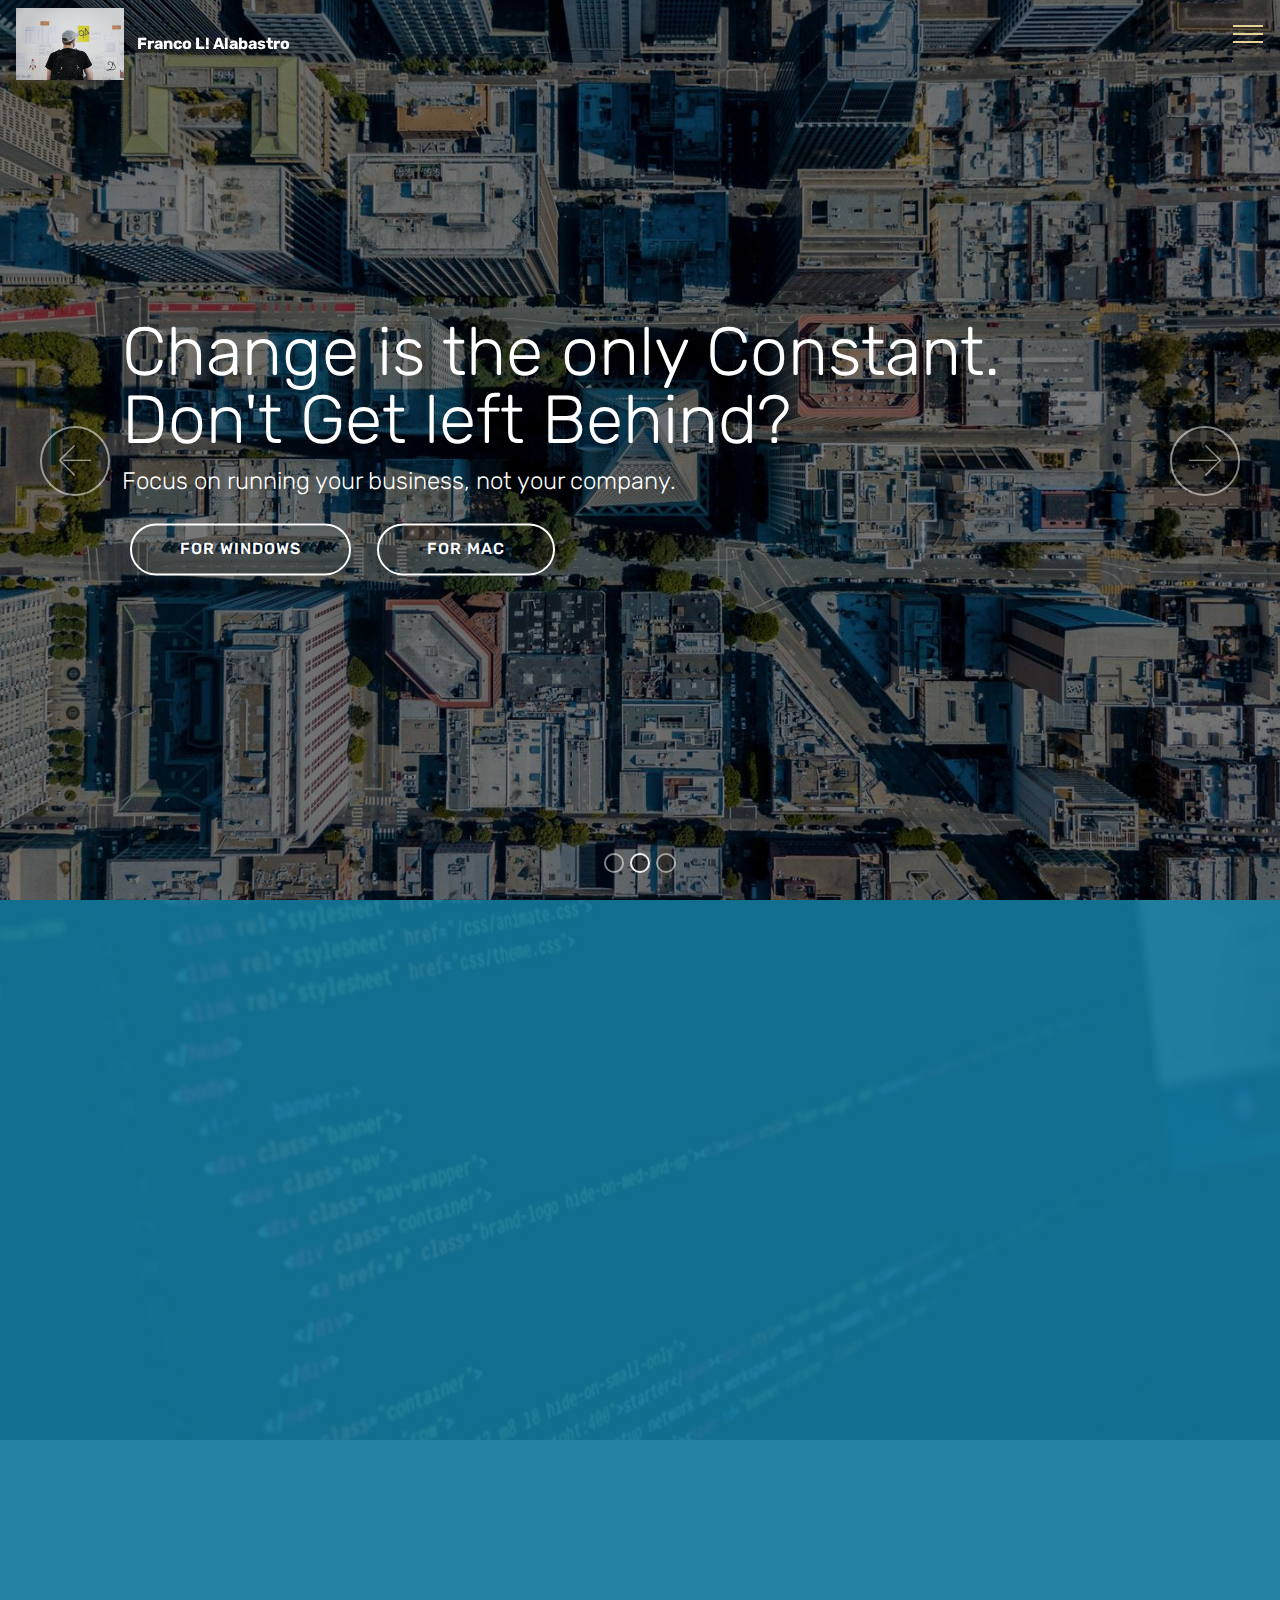
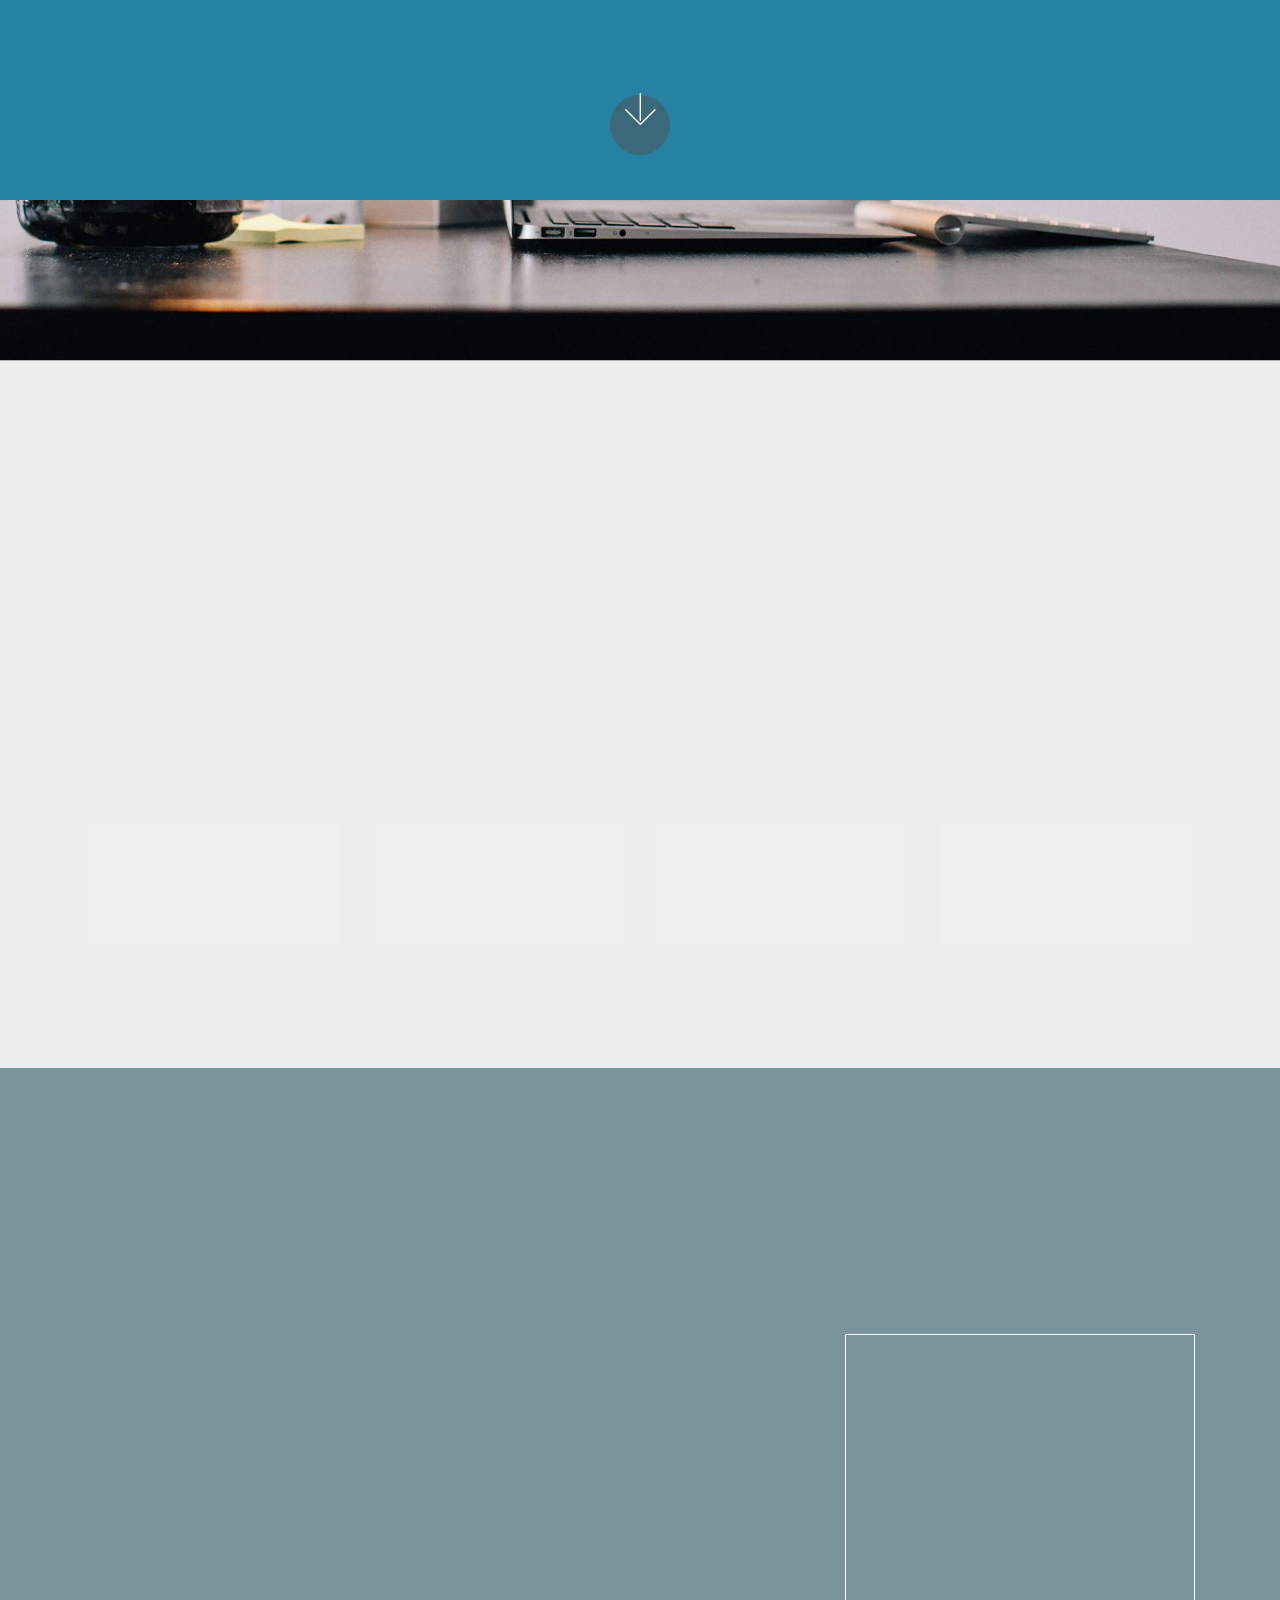
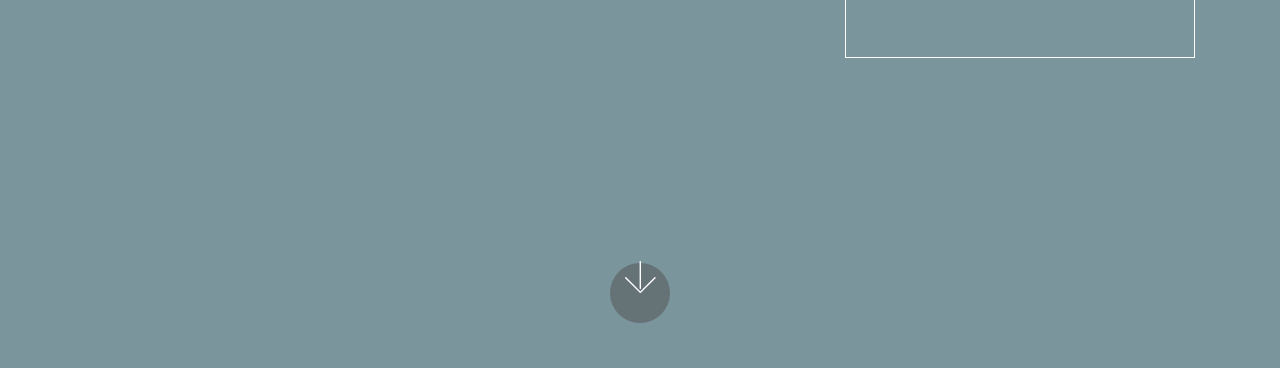
<file: index.html>
<!DOCTYPE html>
<html>
<head>
  <!-- Site made with Mobirise Website Builder v4.3.0, https://mobirise.com -->
  <meta charset="UTF-8">
  <meta http-equiv="X-UA-Compatible" content="IE=edge">
  <meta name="generator" content="Mobirise v4.3.0, mobirise.com">
  <meta name="viewport" content="width=device-width, initial-scale=1">
  <link rel="shortcut icon" href="assets/images/mbr-2-1620x1080.jpg" type="image/x-icon">
  <meta name="description" content="">
  <title>Home</title>
  <link rel="stylesheet" href="assets/web/assets/mobirise-icons/mobirise-icons.css">
  <link rel="stylesheet" href="assets/tether/tether.min.css">
  <link rel="stylesheet" href="assets/bootstrap/css/bootstrap.min.css">
  <link rel="stylesheet" href="assets/bootstrap/css/bootstrap-grid.min.css">
  <link rel="stylesheet" href="assets/bootstrap/css/bootstrap-reboot.min.css">
  <link rel="stylesheet" href="assets/dropdown/css/style.css">
  <link rel="stylesheet" href="assets/animate.css/animate.min.css">
  <link rel="stylesheet" href="assets/socicon/css/styles.css">
  <link rel="stylesheet" href="assets/theme/css/style.css">
  <link rel="stylesheet" href="assets/mobirise/css/mbr-additional.css" type="text/css">
  
  
  
</head>
<body>
<section class="menu cid-qw12TtZ64j" once="menu" id="menu1-7" data-rv-view="218">

    

    <nav class="navbar navbar-expand beta-menu navbar-dropdown align-items-center navbar-fixed-top collapsed bg-color transparent">
        <button class="navbar-toggler navbar-toggler-right" type="button" data-toggle="collapse" data-target="#navbarSupportedContent" aria-controls="navbarSupportedContent" aria-expanded="false" aria-label="Toggle navigation">
            <div class="hamburger">
                <span></span>
                <span></span>
                <span></span>
                <span></span>
            </div>
        </button>
        <div class="menu-logo">
            <div class="navbar-brand">
                <span class="navbar-logo">
                    <a href="https://mobirise.com">
                         <img src="assets/images/mbr-2-1620x1080.jpg" alt="Mobirise" title="" media-simple="true" style="height: 4.5rem;">
                    </a>
                </span>
                <span class="navbar-caption-wrap"><a class="navbar-caption text-white display-4" href="http://www.devopsfranco.com">Franco L! Alabastro</a></span>
            </div>
        </div>
        <div class="collapse navbar-collapse" id="navbarSupportedContent">
            <ul class="navbar-nav nav-dropdown" data-app-modern-menu="true"><li class="nav-item">
                    <a class="nav-link link text-white display-4" href="#top">
                        <span class="mbri-home mbr-iconfont mbr-iconfont-btn"></span>
                        Home &nbsp; &nbsp; &nbsp; &nbsp; &nbsp; &nbsp; &nbsp; &nbsp; &nbsp; &nbsp;&nbsp;</a>
                </li><li class="nav-item">
                    <a class="nav-link link text-white display-4" href="index.html#features16-c">
                        <span class="mbri-search mbr-iconfont mbr-iconfont-btn"></span>
                        About Us
                    </a>
                </li></ul>
            <div class="navbar-buttons mbr-section-btn"><a class="btn btn-sm btn-primary display-4" href="page1.html#pricing-tables1-6">
                    <span class="mbri-save mbr-iconfont mbr-iconfont-btn "></span>
                    Try It Now!
                </a></div>
        </div>
    </nav>
</section>

<section class="engine"><a href="https://mobirise.co/m">bootstrap table</a></section><section class="carousel slide cid-qw0WYhN71l" data-interval="false" id="slider1-2" data-rv-view="220">

    

    <div class="full-screen"><div class="mbr-slider slide carousel" data-pause="true" data-keyboard="false" data-ride="carousel" data-interval="4000"><ol class="carousel-indicators"><li data-app-prevent-settings="" data-target="#slider1-2" data-slide-to="0"></li><li data-app-prevent-settings="" data-target="#slider1-2" class=" active" data-slide-to="1"></li><li data-app-prevent-settings="" data-target="#slider1-2" data-slide-to="2"></li></ol><div class="carousel-inner" role="listbox"><div class="carousel-item slider-fullscreen-image" data-bg-video-slide="https://www.youtube.com/watch?v=fwkKc6M60-0"><div class="mbr-overlay"></div><div class="container container-slide"><div class="image_wrapper"><img src="assets/images/1.jpg" style="opacity: 0;"><div class="carousel-caption justify-content-center"><div class="col-10 align-center"><h2 class="mbr-fonts-style display-1">Innovation <em>without </em>risk.<br>Ask us how.</h2><p class="lead mbr-text mbr-fonts-style display-5">Deliver Value without comprimise. Our experts walk you through the entire process from pain point to success story.</p><div class="mbr-section-btn" buttons="0"><a class="btn  btn-success display-4" href="index.html#header12-a">Learn How</a> </div></div></div></div></div></div><div class="carousel-item slider-fullscreen-image active" data-bg-video-slide="false" style="background-image: url(assets/images/mbr-1441x1080.jpg);"><div class="container container-slide"><div class="image_wrapper"><div class="mbr-overlay" style="opacity: 0.5;"></div><img src="assets/images/mbr-1441x1080.jpg"><div class="carousel-caption justify-content-center"><div class="col-10 align-left"><h2 class="mbr-fonts-style display-1">Change is the only Constant.<br>Don't Get left Behind?</h2><p class="lead mbr-text mbr-fonts-style display-5">Focus on running your business, not your company.&nbsp;</p><div class="mbr-section-btn" buttons="0"><a class="btn  display-4 btn-white-outline" href="https://mobirise.com">FOR WINDOWS</a> <a class="btn  btn-white-outline display-4" href="https://mobirise.com">FOR MAC</a></div></div></div></div></div></div><div class="carousel-item slider-fullscreen-image" data-bg-video-slide="false" style="background-image: url(assets/images/mbr-1814x1080.jpg);"><div class="container container-slide"><div class="image_wrapper"><div class="mbr-overlay"></div><img src="assets/images/mbr-1814x1080.jpg"><div class="carousel-caption justify-content-center"><div class="col-10 align-center"><h2 class="mbr-fonts-style display-1">Welcome to the <em>New</em>&nbsp;Normal.<br></h2><p class="lead mbr-text mbr-fonts-style display-5">We transform your business problems into marketable solutions.</p><div class="mbr-section-btn" buttons="0"><a class="btn  display-4 btn-white-outline" href="index.html#header15-b">Learn More</a> </div></div></div></div></div></div></div><a data-app-prevent-settings="" class="carousel-control carousel-control-prev" role="button" data-slide="prev" href="#slider1-2"><span aria-hidden="true" class="mbri-left mbr-iconfont"></span><span class="sr-only">Previous</span></a><a data-app-prevent-settings="" class="carousel-control carousel-control-next" role="button" data-slide="next" href="#slider1-2"><span aria-hidden="true" class="mbri-right mbr-iconfont"></span><span class="sr-only">Next</span></a></div></div>

</section>

<section class="header12 cid-qzz47qbnTo mbr-fullscreen mbr-parallax-background" id="header12-a" data-rv-view="232">

    

    <div class="mbr-overlay" style="opacity: 0.9; background-color: rgb(15, 118, 153);">
    </div>

    <div class="container  ">
            <div class="media-container">
                <div class="col-md-12 align-center">
                    <h1 class="mbr-section-title pb-3 mbr-white mbr-bold mbr-fonts-style display-1">
                        INTRO WITH ICONS
                    </h1>
                    <p class="mbr-text pb-3 mbr-white mbr-fonts-style display-5">
                        Full screen intro with background image, color overlay and icons
                    </p>
                    <div class="mbr-section-btn align-center py-2"><a class="btn btn-md btn-secondary display-4" href="https://mobirise.com">MORE</a></div>

                    <div class="icons-media-container mbr-white">
                        <div class="card col-12 col-md-6 col-lg-3">
                            <div class="icon-block">
                            <a href="https://mobirise.com/">
                                <span class="mbri-layers mbr-iconfont" media-simple="true"></span>
                            </a>
                            </div>
                            <h5 class="mbr-fonts-style display-5">
                                Multi Layout
                            </h5>
                        </div>

                        <div class="card col-12 col-md-6 col-lg-3">
                            <div class="icon-block">
                                <a href="https://mobirise.com/">
                                    <span class="mbri-sun mbr-iconfont" media-simple="true"></span>
                                </a>
                            </div>
                            <h5 class="mbr-fonts-style display-5">
                                Creative Idea
                            </h5>
                        </div>

                        <div class="card col-12 col-md-6 col-lg-3">
                            <div class="icon-block">
                                <a href="https://mobirise.com/">
                                    <span class="mbri-cash mbr-iconfont" media-simple="true"></span>
                                </a>
                            </div>
                            <h5 class="mbr-fonts-style display-5">
                                Target Buyers
                            </h5>
                        </div>

                        <div class="card col-12 col-md-6 col-lg-3">
                            <div class="icon-block">
                                <a href="https://mobirise.com/">
                                    <span class="mbri-mobirise mbr-iconfont" media-simple="true"></span>
                                </a>
                            </div>
                            <h5 class="mbr-fonts-style display-5">
                                Reach Top
                            </h5>
                        </div>
                    </div>
                </div>
            </div>
    </div>

    <div class="mbr-arrow hidden-sm-down" aria-hidden="true">
        <a href="#next">
            <i class="mbri-down mbr-iconfont"></i>
        </a>
    </div>
</section>

<section class="features16 cid-qzz4ln9vWV mbr-parallax-background" id="features16-c" data-rv-view="235">
    
    
    
    <div class="container align-center">
        <h2 class="pb-3 mbr-fonts-style mbr-section-title display-2">
            OUR AWESOME TEAM
        </h2>
        <h3 class="pb-5 mbr-section-subtitle mbr-fonts-style mbr-light display-5">
            Click any icon or text to edit or style it. Click blue "Gear" icon in the top right corner to hide/show text and change the block and cards background, icons count and other.
        </h3>
        <div class="row media-row">
            
        <div class="team-item col-lg-3 col-md-6">
                <div class="item-image">
                    <img src="assets/images/face6.jpg" media-simple="true">
                </div>
                <div class="item-caption py-3">
                    <div class="item-name px-2">
                        <p class="mbr-fonts-style display-5">
                           Franco Alabastro</p>
                    </div>
                    <div class="item-role px-2">
                        <p>President, Founder,&nbsp;</p>
                    </div>
                    <div class="item-social pt-2">
                        <a href="https://twitter.com/mobirise" target="_blank">
                            <span class="p-1 socicon-twitter socicon mbr-iconfont mbr-iconfont-social" media-simple="true"></span>
                            <span class="p-1 socicon-facebook socicon mbr-iconfont mbr-iconfont-social" media-simple="true"></span>
                            <span class="p-1 socicon-googleplus socicon mbr-iconfont mbr-iconfont-social" media-simple="true"></span>
                            <span class="p-1 socicon-linkedin socicon mbr-iconfont mbr-iconfont-social" media-simple="true"></span>
                            
                            
                        </a>
                    </div>
                </div>
            </div><div class="team-item col-lg-3 col-md-6">
                <div class="item-image">
                    <img src="assets/images/face6.jpg" media-simple="true">
                </div>
                <div class="item-caption py-3">
                    <div class="item-name px-2">
                        <p class="mbr-fonts-style display-5">
                           John Smith
                        </p>
                    </div>
                    <div class="item-role px-2">
                        <p>Developer</p>
                    </div>
                    <div class="item-social pt-2">
                        <a href="https://twitter.com/mobirise" target="_blank">
                            <span class="p-1 socicon-twitter socicon mbr-iconfont mbr-iconfont-social" media-simple="true"></span>
                            <span class="p-1 socicon-facebook socicon mbr-iconfont mbr-iconfont-social" media-simple="true"></span>
                            <span class="p-1 socicon-googleplus socicon mbr-iconfont mbr-iconfont-social" media-simple="true"></span>
                            <span class="p-1 socicon-linkedin socicon mbr-iconfont mbr-iconfont-social" media-simple="true"></span>
                            
                            
                        </a>
                    </div>
                </div>
            </div><div class="team-item col-lg-3 col-md-6">
                <div class="item-image">
                    <img src="assets/images/face6.jpg" media-simple="true">
                </div>
                <div class="item-caption py-3">
                    <div class="item-name px-2">
                        <p class="mbr-fonts-style display-5">
                           John Smith
                        </p>
                    </div>
                    <div class="item-role px-2">
                        <p>Developer</p>
                    </div>
                    <div class="item-social pt-2">
                        <a href="https://twitter.com/mobirise" target="_blank">
                            <span class="p-1 socicon-twitter socicon mbr-iconfont mbr-iconfont-social" media-simple="true"></span>
                            <span class="p-1 socicon-facebook socicon mbr-iconfont mbr-iconfont-social" media-simple="true"></span>
                            <span class="p-1 socicon-googleplus socicon mbr-iconfont mbr-iconfont-social" media-simple="true"></span>
                            <span class="p-1 socicon-linkedin socicon mbr-iconfont mbr-iconfont-social" media-simple="true"></span>
                            
                            
                        </a>
                    </div>
                </div>
            </div><div class="team-item col-lg-3 col-md-6">
                <div class="item-image">
                    <img src="assets/images/face6.jpg" media-simple="true">
                </div>
                <div class="item-caption py-3">
                    <div class="item-name px-2">
                        <p class="mbr-fonts-style display-5">
                           John Smith
                        </p>
                    </div>
                    <div class="item-role px-2">
                        <p>Developer</p>
                    </div>
                    <div class="item-social pt-2">
                        <a href="https://twitter.com/mobirise" target="_blank">
                            <span class="p-1 socicon-twitter socicon mbr-iconfont mbr-iconfont-social" media-simple="true"></span>
                            <span class="p-1 socicon-facebook socicon mbr-iconfont mbr-iconfont-social" media-simple="true"></span>
                            <span class="p-1 socicon-googleplus socicon mbr-iconfont mbr-iconfont-social" media-simple="true"></span>
                            <span class="p-1 socicon-linkedin socicon mbr-iconfont mbr-iconfont-social" media-simple="true"></span>
                            
                            
                        </a>
                    </div>
                </div>
            </div></div>    
    </div>
</section>

<section class="cid-qzz4f40OVf mbr-fullscreen mbr-parallax-background" id="header15-b" data-rv-view="247">

    

    <div class="mbr-overlay" style="opacity: 0.5; background-color: rgb(7, 59, 76);"></div>

    <div class="container align-right">
<div class="row">
    <div class="mbr-white col-lg-8 col-md-7 content-container">
        <h1 class="mbr-section-title mbr-bold pb-3 mbr-fonts-style display-1">
            INTRO WITH FORM
        </h1>
        <p class="mbr-text pb-3 mbr-fonts-style display-5">
            Click any text to edit or style it. Select text to insert a link. Click blue "Gear" icon in the top right corner to hide/show  text, title and change the block or form background. Click red "+" in the bottom right corner to add a new block. Use the top left menu to create new pages, sites and add themes.
        </p>
    </div>
    <div class="col-lg-4 col-md-5">
    <div class="form-container">
        <div class="media-container-column" data-form-type="formoid">
            <div data-form-alert="" hidden="" class="align-center">
                Thanks for filling out the form!
            </div>
            <form class="mbr-form" action="https://mobirise.com/" method="post" data-form-title="Mobirise Form"><input type="hidden" data-form-email="true" value="KRFnHaMTlGE+P/ERPmOFVVQi3rKpha7UfN9qFFrRy1sqwCaqg4z0TTVF181gbFk0HOSb8Wjg3WIy+b8lNuZ5Y+SE+M4uOzPnv2vlCBfjXuxYinAz9sDNP4cfYJdY/zGH">
                <div data-for="name">
                    <div class="form-group">
                        <input type="text" class="form-control px-3" name="name" data-form-field="Name" placeholder="Name" required="" id="name-header15-b">
                    </div>
                </div>
                <div data-for="email">
                    <div class="form-group">
                        <input type="email" class="form-control px-3" name="email" data-form-field="Email" placeholder="Email" required="" id="email-header15-b">
                    </div>
                </div>
                <div data-for="phone">
                    <div class="form-group">
                        <input type="tel" class="form-control px-3" name="phone" data-form-field="Phone" placeholder="Phone" id="phone-header15-b">
                    </div>
                </div>
                
                <span class="input-group-btn"><button href="" type="submit" class="btn btn-secondary btn-form display-4">SEND FORM</button></span>
            </form>
        </div>
    </div>
    </div>
</div>
    </div>
    <div class="mbr-arrow hidden-sm-down" aria-hidden="true">
        <a href="#next">
            <i class="mbri-down mbr-iconfont"></i>
        </a>
    </div>
</section>


  <script src="assets/web/assets/jquery/jquery.min.js"></script>
  <script src="assets/popper/popper.min.js"></script>
  <script src="assets/tether/tether.min.js"></script>
  <script src="assets/bootstrap/js/bootstrap.min.js"></script>
  <script src="assets/smooth-scroll/smooth-scroll.js"></script>
  <script src="assets/dropdown/js/script.min.js"></script>
  <script src="assets/touch-swipe/jquery.touch-swipe.min.js"></script>
  <script src="assets/jquery-mb-ytplayer/jquery.mb.ytplayer.min.js"></script>
  <script src="assets/jquery-mb-vimeo_player/jquery.mb.vimeo_player.js"></script>
  <script src="assets/jarallax/jarallax.min.js"></script>
  <script src="assets/bootstrap-carousel-swipe/bootstrap-carousel-swipe.js"></script>
  <script src="assets/viewport-checker/jquery.viewportchecker.js"></script>
  <script src="assets/theme/js/script.js"></script>
  <script src="assets/mobirise-slider-video/script.js"></script>
  <script src="assets/formoid/formoid.min.js"></script>
  
  
  <input name="animation" type="hidden">
  </body>
</html>
</file>
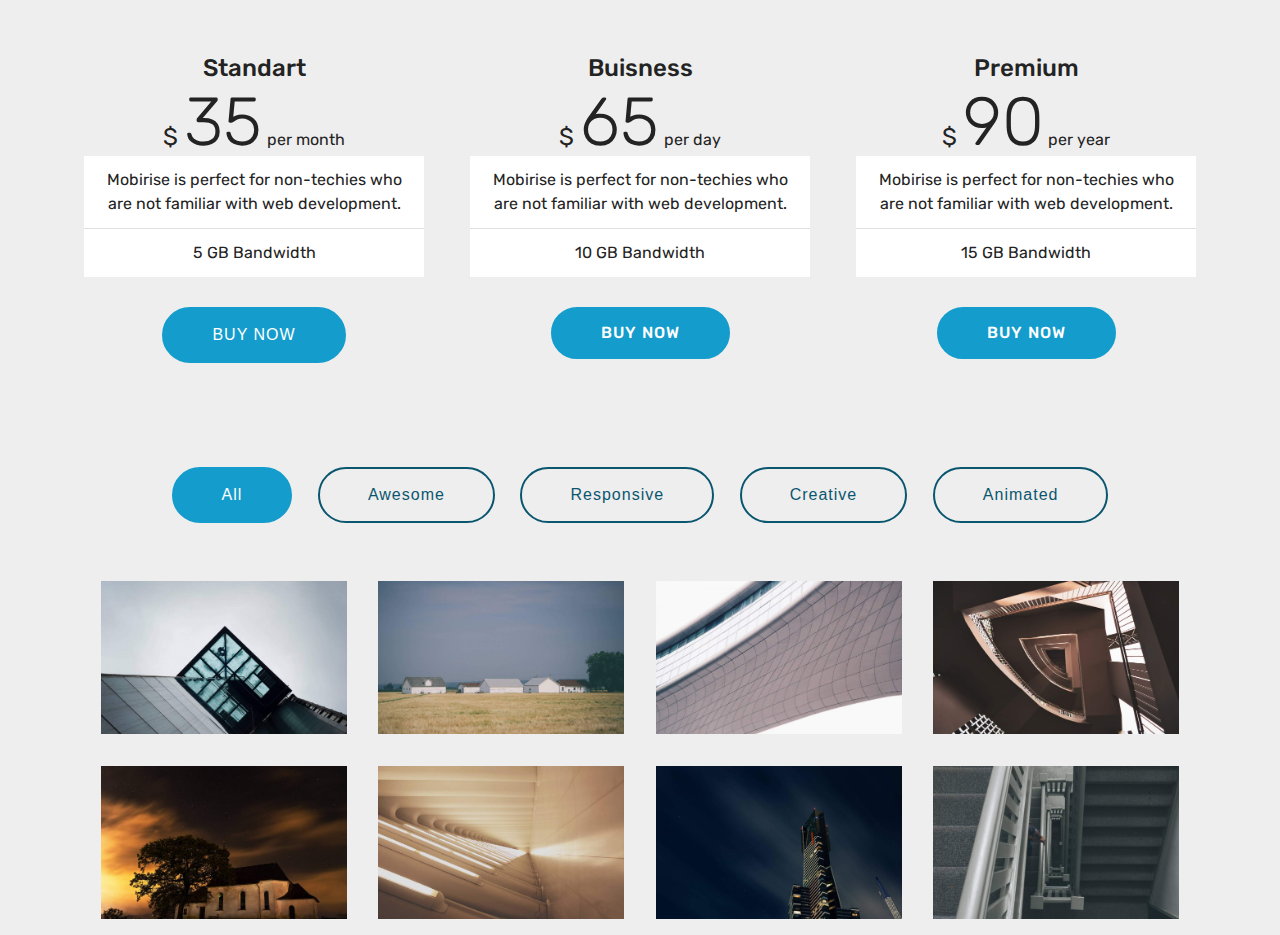
<file: page1.html>
<!DOCTYPE html>
<html>
<head>
  <!-- Site made with Mobirise Website Builder v4.3.0, https://mobirise.com -->
  <meta charset="UTF-8">
  <meta http-equiv="X-UA-Compatible" content="IE=edge">
  <meta name="generator" content="Mobirise v4.3.0, mobirise.com">
  <meta name="viewport" content="width=device-width, initial-scale=1">
  <link rel="shortcut icon" href="assets/images/mbr-2-1620x1080.jpg" type="image/x-icon">
  <meta name="description" content="Site Builder Description">
  <title>About</title>
  <link rel="stylesheet" href="assets/web/assets/mobirise-icons/mobirise-icons.css">
  <link rel="stylesheet" href="assets/tether/tether.min.css">
  <link rel="stylesheet" href="assets/bootstrap/css/bootstrap.min.css">
  <link rel="stylesheet" href="assets/bootstrap/css/bootstrap-grid.min.css">
  <link rel="stylesheet" href="assets/bootstrap/css/bootstrap-reboot.min.css">
  <link rel="stylesheet" href="assets/animate.css/animate.min.css">
  <link rel="stylesheet" href="assets/theme/css/style.css">
  <link rel="stylesheet" href="assets/mobirise-gallery/style.css">
  <link rel="stylesheet" href="assets/mobirise/css/mbr-additional.css" type="text/css">
  
  
  
</head>
<body>
<section class="cid-qw11LVIQSJ" id="pricing-tables1-6" data-rv-view="100">

    

    
    <div class="container">
        <div class="media-container-row">

            <div class="plan col-12 mx-2 my-2 justify-content-center col-lg-4">
                <div class="plan-header text-center pt-5">
                    <h3 class="plan-title mbr-fonts-style display-5">
                        Standart
                    </h3>
                    <div class="plan-price">
                        <span class="price-value mbr-fonts-style display-5">
                            $
                        </span>
                        <span class="price-figure mbr-fonts-style display-1">
                              35</span>
                        <small class="price-term mbr-fonts-style display-7">
                            per month
                        </small>
                    </div>
                </div>
                <div class="plan-body">
                    <div class="plan-list align-center">
                        <ul class="list-group list-group-flush mbr-fonts-style display-7">
                            <li class="list-group-item">
                                Mobirise is perfect for non-techies who are not familiar with web development.
                            </li>
                            <li class="list-group-item">
                                5 GB Bandwidth
                            </li>
                        </ul>
                    </div>
                    <div class="mbr-section-btn text-center py-4 pb-5"><a href="https://mobirise.com" class="btn btn-primary">BUY NOW</a></div>
                </div>
            </div>

            <div class="plan col-12 mx-2 my-2 justify-content-center col-lg-4">
                <div class="plan-header text-center pt-5">
                    <h3 class="plan-title mbr-fonts-style display-5">
                        Buisness
                    </h3>
                    <div class="plan-price">
                        <span class="price-value mbr-fonts-style display-5">
                            $
                        </span>
                        <span class="price-figure mbr-fonts-style display-1">
                            65</span>
                        <small class="price-term mbr-fonts-style display-7">
                            per day
                        </small>
                    </div>
                </div>
                <div class="plan-body">
                    <div class="plan-list align-center">
                        <ul class="list-group list-group-flush mbr-fonts-style display-7">
                            <li class="list-group-item">
                                Mobirise is perfect for non-techies who are not familiar with web development.
                            </li>
                            <li class="list-group-item">
                                10 GB Bandwidth
                            </li>
                        </ul>
                    </div>
                    <div class="mbr-section-btn text-center py-4 pb-5">
                        <a href="https://mobirise.com" class="btn btn-primary display-4">BUY NOW</a>
                    </div>
                </div>
            </div>

            <div class="plan col-12 mx-2 my-2 justify-content-center col-lg-4">
                <div class="plan-header text-center pt-5">
                    <h3 class="plan-title mbr-fonts-style display-5">
                        Premium
                    </h3>
                    <div class="plan-price">
                        <span class="price-value mbr-fonts-style display-5">
                            $
                        </span>
                        <span class="price-figure mbr-fonts-style display-1">
                            90</span>
                        <small class="price-term mbr-fonts-style display-7">
                            per year
                        </small>
                    </div>
                </div>
                <div class="plan-body">
                    <div class="plan-list align-center">
                        <ul class="list-group list-group-flush mbr-fonts-style display-7">
                            <li class="list-group-item">
                                Mobirise is perfect for non-techies who are not familiar with web development.
                            </li>
                            <li class="list-group-item">
                                15 GB Bandwidth
                            </li>
                        </ul>
                    </div>
                    <div class="mbr-section-btn text-center py-4 pb-5">
                        <a href="https://mobirise.com" class="btn btn-primary display-4">BUY NOW</a>
                    </div>
                </div>
            </div>

            
        </div>
    </div>
</section>

<section class="engine"><a href="https://mobirise.co/d">web software</a></section><section class="mbr-gallery mbr-slider-carousel cid-qzz1YsSaio" id="gallery2-8" data-rv-view="103">

    

    <div class="container">
        <div><!-- Filter --><div class="mbr-gallery-filter container gallery-filter-active"><ul><li class="mbr-gallery-filter-all active"><a class="btn btn-md btn-primary-outline" href="">All</a></li></ul></div><!-- Gallery --><div class="mbr-gallery-row"><div class="mbr-gallery-layout-default"><div><div><div class="mbr-gallery-item mbr-gallery-item--p2" data-video-url="false" data-tags="Awesome"><div href="#lb-gallery2-8" data-slide-to="0" data-toggle="modal"><img src="assets/images/gallery00.jpg" alt=""><span class="icon-focus"></span></div></div><div class="mbr-gallery-item mbr-gallery-item--p2" data-video-url="false" data-tags="Responsive"><div href="#lb-gallery2-8" data-slide-to="1" data-toggle="modal"><img src="assets/images/gallery01.jpg" alt=""><span class="icon-focus"></span></div></div><div class="mbr-gallery-item mbr-gallery-item--p2" data-video-url="false" data-tags="Creative"><div href="#lb-gallery2-8" data-slide-to="2" data-toggle="modal"><img src="assets/images/gallery02.jpg" alt=""><span class="icon-focus"></span></div></div><div class="mbr-gallery-item mbr-gallery-item--p2" data-video-url="false" data-tags="Animated"><div href="#lb-gallery2-8" data-slide-to="3" data-toggle="modal"><img src="assets/images/gallery03.jpg" alt=""><span class="icon-focus"></span></div></div><div class="mbr-gallery-item mbr-gallery-item--p2" data-video-url="false" data-tags="Awesome"><div href="#lb-gallery2-8" data-slide-to="4" data-toggle="modal"><img src="assets/images/gallery04.jpg" alt=""><span class="icon-focus"></span></div></div><div class="mbr-gallery-item mbr-gallery-item--p2" data-video-url="false" data-tags="Awesome"><div href="#lb-gallery2-8" data-slide-to="5" data-toggle="modal"><img src="assets/images/gallery05.jpg" alt=""><span class="icon-focus"></span></div></div><div class="mbr-gallery-item mbr-gallery-item--p2" data-video-url="false" data-tags="Responsive"><div href="#lb-gallery2-8" data-slide-to="6" data-toggle="modal"><img src="assets/images/gallery06.jpg" alt=""><span class="icon-focus"></span></div></div><div class="mbr-gallery-item mbr-gallery-item--p2" data-video-url="false" data-tags="Animated"><div href="#lb-gallery2-8" data-slide-to="7" data-toggle="modal"><img src="assets/images/gallery07.jpg" alt=""><span class="icon-focus"></span></div></div></div></div><div class="clearfix"></div></div></div><!-- Lightbox --><div data-app-prevent-settings="" class="mbr-slider modal fade carousel slide" tabindex="-1" data-keyboard="true" data-interval="false" id="lb-gallery2-8"><div class="modal-dialog"><div class="modal-content"><div class="modal-body"><div class="carousel-inner"><div class="carousel-item active"><img src="assets/images/gallery00.jpg" alt=""></div><div class="carousel-item"><img src="assets/images/gallery01.jpg" alt=""></div><div class="carousel-item"><img src="assets/images/gallery02.jpg" alt=""></div><div class="carousel-item"><img src="assets/images/gallery03.jpg" alt=""></div><div class="carousel-item"><img src="assets/images/gallery04.jpg" alt=""></div><div class="carousel-item"><img src="assets/images/gallery05.jpg" alt=""></div><div class="carousel-item"><img src="assets/images/gallery06.jpg" alt=""></div><div class="carousel-item"><img src="assets/images/gallery07.jpg" alt=""></div></div><a class="carousel-control carousel-control-prev" role="button" data-slide="prev" href="#lb-gallery2-8"><span class="mbri-left mbr-iconfont" aria-hidden="true"></span><span class="sr-only">Previous</span></a><a class="carousel-control carousel-control-next" role="button" data-slide="next" href="#lb-gallery2-8"><span class="mbri-right mbr-iconfont" aria-hidden="true"></span><span class="sr-only">Next</span></a><a class="close" href="#" role="button" data-dismiss="modal"><span class="sr-only">Close</span></a></div></div></div></div></div>
    </div>

</section>


  <script src="assets/web/assets/jquery/jquery.min.js"></script>
  <script src="assets/popper/popper.min.js"></script>
  <script src="assets/tether/tether.min.js"></script>
  <script src="assets/bootstrap/js/bootstrap.min.js"></script>
  <script src="assets/smooth-scroll/smooth-scroll.js"></script>
  <script src="assets/viewport-checker/jquery.viewportchecker.js"></script>
  <script src="assets/jquery-mb-vimeo_player/jquery.mb.vimeo_player.js"></script>
  <script src="assets/bootstrap-carousel-swipe/bootstrap-carousel-swipe.js"></script>
  <script src="assets/masonry/masonry.pkgd.min.js"></script>
  <script src="assets/imagesloaded/imagesloaded.pkgd.min.js"></script>
  <script src="assets/theme/js/script.js"></script>
  <script src="assets/mobirise-gallery/player.min.js"></script>
  <script src="assets/mobirise-gallery/script.js"></script>
  <script src="assets/mobirise-slider-video/script.js"></script>
  
  
  <input name="animation" type="hidden">
  </body>
</html>
</file>
<file: assets/web/assets/mobirise-icons/mobirise-icons.css>
@font-face {
  font-family: 'MobiriseIcons';
  src:  url('mobirise-icons.eot?spat4u');
  src:  url('mobirise-icons.eot?spat4u#iefix') format('embedded-opentype'),
    url('mobirise-icons.ttf?spat4u') format('truetype'),
    url('mobirise-icons.woff?spat4u') format('woff'),
    url('mobirise-icons.svg?spat4u#MobiriseIcons') format('svg');
  font-weight: normal;
  font-style: normal;
}

[class^="mbri-"], [class*=" mbri-"] {
  /* use !important to prevent issues with browser extensions that change fonts */
  font-family: MobiriseIcons !important;
  speak: none;
  font-style: normal;
  font-weight: normal;
  font-variant: normal;
  text-transform: none;
  line-height: 1;

  /* Better Font Rendering =========== */
  -webkit-font-smoothing: antialiased;
  -moz-osx-font-smoothing: grayscale;
}

.mbri-add-submenu:before {
  content: "\e900";
}
.mbri-alert:before {
  content: "\e901";
}
.mbri-align-center:before {
  content: "\e902";
}
.mbri-align-justify:before {
  content: "\e903";
}
.mbri-align-left:before {
  content: "\e904";
}
.mbri-align-right:before {
  content: "\e905";
}
.mbri-android:before {
  content: "\e906";
}
.mbri-apple:before {
  content: "\e907";
}
.mbri-arrow-down:before {
  content: "\e908";
}
.mbri-arrow-next:before {
  content: "\e909";
}
.mbri-arrow-prev:before {
  content: "\e90a";
}
.mbri-arrow-up:before {
  content: "\e90b";
}
.mbri-bold:before {
  content: "\e90c";
}
.mbri-bookmark:before {
  content: "\e90d";
}
.mbri-bootstrap:before {
  content: "\e90e";
}
.mbri-briefcase:before {
  content: "\e90f";
}
.mbri-browse:before {
  content: "\e910";
}
.mbri-bulleted-list:before {
  content: "\e911";
}
.mbri-calendar:before {
  content: "\e912";
}
.mbri-camera:before {
  content: "\e913";
}
.mbri-cart-add:before {
  content: "\e914";
}
.mbri-cart-full:before {
  content: "\e915";
}
.mbri-cash:before {
  content: "\e916";
}
.mbri-change-style:before {
  content: "\e917";
}
.mbri-chat:before {
  content: "\e918";
}
.mbri-clock:before {
  content: "\e919";
}
.mbri-close:before {
  content: "\e91a";
}
.mbri-cloud:before {
  content: "\e91b";
}
.mbri-code:before {
  content: "\e91c";
}
.mbri-contact-form:before {
  content: "\e91d";
}
.mbri-credit-card:before {
  content: "\e91e";
}
.mbri-cursor-click:before {
  content: "\e91f";
}
.mbri-cust-feedback:before {
  content: "\e920";
}
.mbri-database:before {
  content: "\e921";
}
.mbri-delivery:before {
  content: "\e922";
}
.mbri-desktop:before {
  content: "\e923";
}
.mbri-devices:before {
  content: "\e924";
}
.mbri-down:before {
  content: "\e925";
}
.mbri-download:before {
  content: "\e989";
}
.mbri-drag-n-drop:before {
  content: "\e927";
}
.mbri-drag-n-drop2:before {
  content: "\e928";
}
.mbri-edit:before {
  content: "\e929";
}
.mbri-edit2:before {
  content: "\e92a";
}
.mbri-error:before {
  content: "\e92b";
}
.mbri-extension:before {
  content: "\e92c";
}
.mbri-features:before {
  content: "\e92d";
}
.mbri-file:before {
  content: "\e92e";
}
.mbri-flag:before {
  content: "\e92f";
}
.mbri-folder:before {
  content: "\e930";
}
.mbri-gift:before {
  content: "\e931";
}
.mbri-github:before {
  content: "\e932";
}
.mbri-globe:before {
  content: "\e933";
}
.mbri-globe-2:before {
  content: "\e934";
}
.mbri-growing-chart:before {
  content: "\e935";
}
.mbri-hearth:before {
  content: "\e936";
}
.mbri-help:before {
  content: "\e937";
}
.mbri-home:before {
  content: "\e938";
}
.mbri-hot-cup:before {
  content: "\e939";
}
.mbri-idea:before {
  content: "\e93a";
}
.mbri-image-gallery:before {
  content: "\e93b";
}
.mbri-image-slider:before {
  content: "\e93c";
}
.mbri-info:before {
  content: "\e93d";
}
.mbri-italic:before {
  content: "\e93e";
}
.mbri-key:before {
  content: "\e93f";
}
.mbri-laptop:before {
  content: "\e940";
}
.mbri-layers:before {
  content: "\e941";
}
.mbri-left-right:before {
  content: "\e942";
}
.mbri-left:before {
  content: "\e943";
}
.mbri-letter:before {
  content: "\e944";
}
.mbri-like:before {
  content: "\e945";
}
.mbri-link:before {
  content: "\e946";
}
.mbri-lock:before {
  content: "\e947";
}
.mbri-login:before {
  content: "\e948";
}
.mbri-logout:before {
  content: "\e949";
}
.mbri-magic-stick:before {
  content: "\e94a";
}
.mbri-map-pin:before {
  content: "\e94b";
}
.mbri-menu:before {
  content: "\e94c";
}
.mbri-mobile:before {
  content: "\e94d";
}
.mbri-mobile2:before {
  content: "\e94e";
}
.mbri-mobirise:before {
  content: "\e94f";
}
.mbri-more-horizontal:before {
  content: "\e950";
}
.mbri-more-vertical:before {
  content: "\e951";
}
.mbri-music:before {
  content: "\e952";
}
.mbri-new-file:before {
  content: "\e953";
}
.mbri-numbered-list:before {
  content: "\e954";
}
.mbri-opened-folder:before {
  content: "\e955";
}
.mbri-pages:before {
  content: "\e956";
}
.mbri-paper-plane:before {
  content: "\e957";
}
.mbri-paperclip:before {
  content: "\e958";
}
.mbri-photo:before {
  content: "\e959";
}
.mbri-photos:before {
  content: "\e95a";
}
.mbri-pin:before {
  content: "\e95b";
}
.mbri-play:before {
  content: "\e95c";
}
.mbri-plus:before {
  content: "\e95d";
}
.mbri-preview:before {
  content: "\e95e";
}
.mbri-print:before {
  content: "\e95f";
}
.mbri-protect:before {
  content: "\e960";
}
.mbri-question:before {
  content: "\e961";
}
.mbri-quote-left:before {
  content: "\e962";
}
.mbri-quote-right:before {
  content: "\e963";
}
.mbri-refresh:before {
  content: "\e964";
}
.mbri-responsive:before {
  content: "\e965";
}
.mbri-right:before {
  content: "\e966";
}
.mbri-rocket:before {
  content: "\e967";
}
.mbri-sad-face:before {
  content: "\e968";
}
.mbri-sale:before {
  content: "\e969";
}
.mbri-save:before {
  content: "\e96a";
}
.mbri-search:before {
  content: "\e96b";
}
.mbri-setting:before {
  content: "\e96c";
}
.mbri-setting2:before {
  content: "\e96d";
}
.mbri-setting3:before {
  content: "\e96e";
}
.mbri-share:before {
  content: "\e96f";
}
.mbri-shopping-bag:before {
  content: "\e970";
}
.mbri-shopping-basket:before {
  content: "\e971";
}
.mbri-shopping-cart:before {
  content: "\e972";
}
.mbri-sites:before {
  content: "\e973";
}
.mbri-smile-face:before {
  content: "\e974";
}
.mbri-speed:before {
  content: "\e975";
}
.mbri-star:before {
  content: "\e976";
}
.mbri-success:before {
  content: "\e977";
}
.mbri-sun:before {
  content: "\e978";
}
.mbri-sun2:before {
  content: "\e979";
}
.mbri-tablet:before {
  content: "\e97a";
}
.mbri-tablet-vertical:before {
  content: "\e97b";
}
.mbri-target:before {
  content: "\e97c";
}
.mbri-timer:before {
  content: "\e97d";
}
.mbri-to-ftp:before {
  content: "\e97e";
}
.mbri-to-local-drive:before {
  content: "\e97f";
}
.mbri-touch-swipe:before {
  content: "\e980";
}
.mbri-touch:before {
  content: "\e981";
}
.mbri-trash:before {
  content: "\e982";
}
.mbri-underline:before {
  content: "\e983";
}
.mbri-unlink:before {
  content: "\e984";
}
.mbri-unlock:before {
  content: "\e985";
}
.mbri-up-down:before {
  content: "\e986";
}
.mbri-up:before {
  content: "\e987";
}
.mbri-update:before {
  content: "\e988";
}
.mbri-upload:before {
 content: "\e926"; 
}
.mbri-user:before {
  content: "\e98a";
}
.mbri-user2:before {
  content: "\e98b";
}
.mbri-users:before {
  content: "\e98c";
}
.mbri-video:before {
  content: "\e98d";
}
.mbri-video-play:before {
  content: "\e98e";
}
.mbri-watch:before {
  content: "\e98f";
}
.mbri-website-theme:before {
  content: "\e990";
}
.mbri-wifi:before {
  content: "\e991";
}
.mbri-windows:before {
  content: "\e992";
}
.mbri-zoom-out:before {
  content: "\e993";
}
.mbri-redo:before {
  content: "\e994";
}
.mbri-undo:before {
  content: "\e995";
}
</file>
<file: assets/dropdown/css/style.css>
.navbar-dropdown {
  left: 0;
  padding: 0;
  position: absolute;
  right: 0;
  top: 0;
  transition: all 0.45s ease;
  z-index: 1030;
  background: #282828; }
  .navbar-dropdown .navbar-logo {
    margin-right: 0.8rem;
    transition: margin 0.3s ease-in-out;
    vertical-align: middle; }
    .navbar-dropdown .navbar-logo img {
      height: 3.125rem;
      transition: all 0.3s ease-in-out; }
    .navbar-dropdown .navbar-logo.mbr-iconfont {
      font-size: 3.125rem;
      line-height: 3.125rem; }
  .navbar-dropdown .navbar-caption {
    font-weight: 700;
    white-space: normal;
    vertical-align: -4px;
    line-height: 3.125rem !important; }
    .navbar-dropdown .navbar-caption, .navbar-dropdown .navbar-caption:hover {
      color: inherit;
      text-decoration: none; }
  .navbar-dropdown .mbr-iconfont + .navbar-caption {
    vertical-align: -1px; }
  .navbar-dropdown.navbar-fixed-top {
    position: fixed; }
  .navbar-dropdown .navbar-brand span {
    vertical-align: -4px; }
  .navbar-dropdown.bg-color.transparent {
    background: none; }
  .navbar-dropdown.navbar-short .navbar-brand {
    padding: 0.625rem 0; }
    .navbar-dropdown.navbar-short .navbar-brand span {
      vertical-align: -1px; }
  .navbar-dropdown.navbar-short .navbar-caption {
    line-height: 2.375rem !important;
    vertical-align: -2px; }
  .navbar-dropdown.navbar-short .navbar-logo {
    margin-right: 0.5rem; }
    .navbar-dropdown.navbar-short .navbar-logo img {
      height: 2.375rem; }
    .navbar-dropdown.navbar-short .navbar-logo.mbr-iconfont {
      font-size: 2.375rem;
      line-height: 2.375rem; }
  .navbar-dropdown.navbar-short .mbr-table-cell {
    height: 3.625rem; }
  .navbar-dropdown .navbar-close {
    left: 0.6875rem;
    position: fixed;
    top: 0.75rem;
    z-index: 1000; }
  .navbar-dropdown .hamburger-icon {
    content: "";
    display: inline-block;
    vertical-align: middle;
    width: 16px;
    -webkit-box-shadow: 0 -6px 0 1px #282828,0 0 0 1px #282828,0 6px 0 1px #282828;
    -moz-box-shadow: 0 -6px 0 1px #282828,0 0 0 1px #282828,0 6px 0 1px #282828;
    box-shadow: 0 -6px 0 1px #282828,0 0 0 1px #282828,0 6px 0 1px #282828; }

.dropdown-menu .dropdown-toggle[data-toggle="dropdown-submenu"]::after {
  border-bottom: 0.35em solid transparent;
  border-left: 0.35em solid;
  border-right: 0;
  border-top: 0.35em solid transparent;
  margin-left: 0.3rem; }

.dropdown-menu .dropdown-item:focus {
  outline: 0; }

.nav-dropdown {
  font-size: 0.75rem;
  font-weight: 500;
  height: auto !important; }
  .nav-dropdown .nav-btn {
    padding-left: 1rem; }
  .nav-dropdown .link {
    margin: .667em 1.667em;
    font-weight: 500;
    padding: 0;
    transition: color .2s ease-in-out; }
    .nav-dropdown .link.dropdown-toggle {
      margin-right: 2.583em; }
      .nav-dropdown .link.dropdown-toggle::after {
        margin-left: .25rem;
        border-top: 0.35em solid;
        border-right: 0.35em solid transparent;
        border-left: 0.35em solid transparent;
        border-bottom: 0; }
      .nav-dropdown .link.dropdown-toggle[aria-expanded="true"] {
        margin: 0;
        padding: 0.667em 3.263em  0.667em 1.667em; }
  .nav-dropdown .link::after,
  .nav-dropdown .dropdown-item::after {
    color: inherit; }
  .nav-dropdown .btn {
    font-size: 0.75rem;
    font-weight: 700;
    letter-spacing: 0;
    margin-bottom: 0;
    padding-left: 1.25rem;
    padding-right: 1.25rem; }
  .nav-dropdown .dropdown-menu {
    border-radius: 0;
    border: 0;
    left: 0;
    margin: 0;
    padding-bottom: 1.25rem;
    padding-top: 1.25rem;
    position: relative; }
  .nav-dropdown .dropdown-submenu {
    margin-left: 0.125rem;
    top: 0; }
  .nav-dropdown .dropdown-item {
    font-weight: 500;
    line-height: 2;
    padding: 0.3846em 4.615em 0.3846em 1.5385em;
    position: relative;
    transition: color .2s ease-in-out, background-color .2s ease-in-out; }
    .nav-dropdown .dropdown-item::after {
      margin-top: -0.3077em;
      position: absolute;
      right: 1.1538em;
      top: 50%; }
    .nav-dropdown .dropdown-item:focus, .nav-dropdown .dropdown-item:hover {
      background: none; }

@media (max-width: 767px) {
  .nav-dropdown.navbar-toggleable-sm {
    bottom: 0;
    display: none;
    left: 0;
    overflow-x: hidden;
    position: fixed;
    top: 0;
    transform: translateX(-100%);
    -ms-transform: translateX(-100%);
    -webkit-transform: translateX(-100%);
    width: 18.75rem;
    z-index: 999; } }
.nav-dropdown.navbar-toggleable-xl {
  bottom: 0;
  display: none;
  left: 0;
  overflow-x: hidden;
  position: fixed;
  top: 0;
  transform: translateX(-100%);
  -ms-transform: translateX(-100%);
  -webkit-transform: translateX(-100%);
  width: 18.75rem;
  z-index: 999; }

.nav-dropdown-sm {
  display: block !important;
  overflow-x: hidden;
  overflow: auto;
  padding-top: 3.875rem; }
  .nav-dropdown-sm::after {
    content: "";
    display: block;
    height: 3rem;
    width: 100%; }
  .nav-dropdown-sm.collapse.in ~ .navbar-close {
    display: block !important; }
  .nav-dropdown-sm.collapsing, .nav-dropdown-sm.collapse.in {
    transform: translateX(0);
    -ms-transform: translateX(0);
    -webkit-transform: translateX(0);
    transition: all 0.25s ease-out;
    -webkit-transition: all 0.25s ease-out;
    background: #282828; }
  .nav-dropdown-sm.collapsing[aria-expanded="false"] {
    transform: translateX(-100%);
    -ms-transform: translateX(-100%);
    -webkit-transform: translateX(-100%); }
  .nav-dropdown-sm .nav-item {
    display: block;
    margin-left: 0 !important;
    padding-left: 0; }
  .nav-dropdown-sm .link,
  .nav-dropdown-sm .dropdown-item {
    border-top: 1px dotted rgba(255, 255, 255, 0.1);
    font-size: 0.8125rem;
    line-height: 1.6;
    margin: 0 !important;
    padding: 0.875rem 2.4rem 0.875rem 1.5625rem !important;
    position: relative;
    white-space: normal; }
    .nav-dropdown-sm .link:focus, .nav-dropdown-sm .link:hover,
    .nav-dropdown-sm .dropdown-item:focus,
    .nav-dropdown-sm .dropdown-item:hover {
      background: rgba(0, 0, 0, 0.2) !important;
      color: #c0a375; }
  .nav-dropdown-sm .nav-btn {
    position: relative;
    padding: 1.5625rem 1.5625rem 0 1.5625rem; }
    .nav-dropdown-sm .nav-btn::before {
      border-top: 1px dotted rgba(255, 255, 255, 0.1);
      content: "";
      left: 0;
      position: absolute;
      top: 0;
      width: 100%; }
    .nav-dropdown-sm .nav-btn + .nav-btn {
      padding-top: 0.625rem; }
      .nav-dropdown-sm .nav-btn + .nav-btn::before {
        display: none; }
  .nav-dropdown-sm .btn {
    padding: 0.625rem 0; }
  .nav-dropdown-sm .dropdown-toggle[data-toggle="dropdown-submenu"]::after {
    margin-left: .25rem;
    border-top: 0.35em solid;
    border-right: 0.35em solid transparent;
    border-left: 0.35em solid transparent;
    border-bottom: 0; }
  .nav-dropdown-sm .dropdown-toggle[data-toggle="dropdown-submenu"][aria-expanded="true"]::after {
    border-top: 0;
    border-right: 0.35em solid transparent;
    border-left: 0.35em solid transparent;
    border-bottom: 0.35em solid; }
  .nav-dropdown-sm .dropdown-menu {
    margin: 0;
    padding: 0;
    position: relative;
    top: 0;
    left: 0;
    width: 100%;
    border: 0;
    float: none;
    border-radius: 0;
    background: none; }
  .nav-dropdown-sm .dropdown-submenu {
    left: 100%;
    margin-left: 0.125rem;
    margin-top: -1.25rem;
    top: 0; }

.navbar-toggleable-sm .nav-dropdown .dropdown-menu {
  position: absolute; }

.navbar-toggleable-sm .nav-dropdown .dropdown-submenu {
  left: 100%;
  margin-left: 0.125rem;
  margin-top: -1.25rem;
  top: 0; }

.navbar-toggleable-sm.opened .nav-dropdown .dropdown-menu {
  position: relative; }

.navbar-toggleable-sm.opened .nav-dropdown .dropdown-submenu {
  left: 0;
  margin-left: 00rem;
  margin-top: 0rem;
  top: 0; }

.is-builder .nav-dropdown.collapsing {
  transition: none !important; }

/*# sourceMappingURL=style.css.map */
</file>
<file: assets/socicon/css/styles.css>
@charset "UTF-8";

@font-face {
  font-family: "socicon";
  src:url("../fonts/socicon.eot");
  src:url("../fonts/socicon.eot?#iefix") format("embedded-opentype"),
    url("../fonts/socicon.woff") format("woff"),
    url("../fonts/socicon.ttf") format("truetype"),
    url("../fonts/socicon.svg#socicon") format("svg");
  font-weight: normal;
  font-style: normal;

}

[data-icon]:before {
  font-family: "socicon" !important;
  content: attr(data-icon);
  font-style: normal !important;
  font-weight: normal !important;
  font-variant: normal !important;
  text-transform: none !important;
  speak: none;
  line-height: 1;
  -webkit-font-smoothing: antialiased;
  -moz-osx-font-smoothing: grayscale;
}

[class^="socicon-"]:before,
[class*=" socicon-"]:before {
  font-family: "socicon" !important;
  font-style: normal !important;
  font-weight: normal !important;
  font-variant: normal !important;
  text-transform: none !important;
  speak: none;
  line-height: 1;
  -webkit-font-smoothing: antialiased;
  -moz-osx-font-smoothing: grayscale;
}

.socicon-modelmayhem:before {
  content: "\e000";
}
.socicon-mixcloud:before {
  content: "\e001";
}
.socicon-drupal:before {
  content: "\e002";
}
.socicon-swarm:before {
  content: "\e003";
}
.socicon-istock:before {
  content: "\e004";
}
.socicon-yammer:before {
  content: "\e005";
}
.socicon-ello:before {
  content: "\e006";
}
.socicon-stackoverflow:before {
  content: "\e007";
}
.socicon-persona:before {
  content: "\e008";
}
.socicon-triplej:before {
  content: "\e009";
}
.socicon-houzz:before {
  content: "\e00a";
}
.socicon-rss:before {
  content: "\e00b";
}
.socicon-paypal:before {
  content: "\e00c";
}
.socicon-odnoklassniki:before {
  content: "\e00d";
}
.socicon-airbnb:before {
  content: "\e00e";
}
.socicon-periscope:before {
  content: "\e00f";
}
.socicon-outlook:before {
  content: "\e010";
}
.socicon-coderwall:before {
  content: "\e011";
}
.socicon-tripadvisor:before {
  content: "\e012";
}
.socicon-appnet:before {
  content: "\e013";
}
.socicon-goodreads:before {
  content: "\e014";
}
.socicon-tripit:before {
  content: "\e015";
}
.socicon-lanyrd:before {
  content: "\e016";
}
.socicon-slideshare:before {
  content: "\e017";
}
.socicon-buffer:before {
  content: "\e018";
}
.socicon-disqus:before {
  content: "\e019";
}
.socicon-vkontakte:before {
  content: "\e01a";
}
.socicon-whatsapp:before {
  content: "\e01b";
}
.socicon-patreon:before {
  content: "\e01c";
}
.socicon-storehouse:before {
  content: "\e01d";
}
.socicon-pocket:before {
  content: "\e01e";
}
.socicon-mail:before {
  content: "\e01f";
}
.socicon-blogger:before {
  content: "\e020";
}
.socicon-technorati:before {
  content: "\e021";
}
.socicon-reddit:before {
  content: "\e022";
}
.socicon-dribbble:before {
  content: "\e023";
}
.socicon-stumbleupon:before {
  content: "\e024";
}
.socicon-digg:before {
  content: "\e025";
}
.socicon-envato:before {
  content: "\e026";
}
.socicon-behance:before {
  content: "\e027";
}
.socicon-delicious:before {
  content: "\e028";
}
.socicon-deviantart:before {
  content: "\e029";
}
.socicon-forrst:before {
  content: "\e02a";
}
.socicon-play:before {
  content: "\e02b";
}
.socicon-zerply:before {
  content: "\e02c";
}
.socicon-wikipedia:before {
  content: "\e02d";
}
.socicon-apple:before {
  content: "\e02e";
}
.socicon-flattr:before {
  content: "\e02f";
}
.socicon-github:before {
  content: "\e030";
}
.socicon-renren:before {
  content: "\e031";
}
.socicon-friendfeed:before {
  content: "\e032";
}
.socicon-newsvine:before {
  content: "\e033";
}
.socicon-identica:before {
  content: "\e034";
}
.socicon-bebo:before {
  content: "\e035";
}
.socicon-zynga:before {
  content: "\e036";
}
.socicon-steam:before {
  content: "\e037";
}
.socicon-xbox:before {
  content: "\e038";
}
.socicon-windows:before {
  content: "\e039";
}
.socicon-qq:before {
  content: "\e03a";
}
.socicon-douban:before {
  content: "\e03b";
}
.socicon-meetup:before {
  content: "\e03c";
}
.socicon-playstation:before {
  content: "\e03d";
}
.socicon-android:before {
  content: "\e03e";
}
.socicon-snapchat:before {
  content: "\e03f";
}
.socicon-twitter:before {
  content: "\e040";
}
.socicon-facebook:before {
  content: "\e041";
}
.socicon-googleplus:before {
  content: "\e042";
}
.socicon-pinterest:before {
  content: "\e043";
}
.socicon-foursquare:before {
  content: "\e044";
}
.socicon-yahoo:before {
  content: "\e045";
}
.socicon-skype:before {
  content: "\e046";
}
.socicon-yelp:before {
  content: "\e047";
}
.socicon-feedburner:before {
  content: "\e048";
}
.socicon-linkedin:before {
  content: "\e049";
}
.socicon-viadeo:before {
  content: "\e04a";
}
.socicon-xing:before {
  content: "\e04b";
}
.socicon-myspace:before {
  content: "\e04c";
}
.socicon-soundcloud:before {
  content: "\e04d";
}
.socicon-spotify:before {
  content: "\e04e";
}
.socicon-grooveshark:before {
  content: "\e04f";
}
.socicon-lastfm:before {
  content: "\e050";
}
.socicon-youtube:before {
  content: "\e051";
}
.socicon-vimeo:before {
  content: "\e052";
}
.socicon-dailymotion:before {
  content: "\e053";
}
.socicon-vine:before {
  content: "\e054";
}
.socicon-flickr:before {
  content: "\e055";
}
.socicon-500px:before {
  content: "\e056";
}
.socicon-wordpress:before {
  content: "\e058";
}
.socicon-tumblr:before {
  content: "\e059";
}
.socicon-twitch:before {
  content: "\e05a";
}
.socicon-8tracks:before {
  content: "\e05b";
}
.socicon-amazon:before {
  content: "\e05c";
}
.socicon-icq:before {
  content: "\e05d";
}
.socicon-smugmug:before {
  content: "\e05e";
}
.socicon-ravelry:before {
  content: "\e05f";
}
.socicon-weibo:before {
  content: "\e060";
}
.socicon-baidu:before {
  content: "\e061";
}
.socicon-angellist:before {
  content: "\e062";
}
.socicon-ebay:before {
  content: "\e063";
}
.socicon-imdb:before {
  content: "\e064";
}
.socicon-stayfriends:before {
  content: "\e065";
}
.socicon-residentadvisor:before {
  content: "\e066";
}
.socicon-google:before {
  content: "\e067";
}
.socicon-yandex:before {
  content: "\e068";
}
.socicon-sharethis:before {
  content: "\e069";
}
.socicon-bandcamp:before {
  content: "\e06a";
}
.socicon-itunes:before {
  content: "\e06b";
}
.socicon-deezer:before {
  content: "\e06c";
}
.socicon-telegram:before {
  content: "\e06e";
}
.socicon-openid:before {
  content: "\e06f";
}
.socicon-amplement:before {
  content: "\e070";
}
.socicon-viber:before {
  content: "\e071";
}
.socicon-zomato:before {
  content: "\e072";
}
.socicon-draugiem:before {
  content: "\e074";
}
.socicon-endomodo:before {
  content: "\e075";
}
.socicon-filmweb:before {
  content: "\e076";
}
.socicon-stackexchange:before {
  content: "\e077";
}
.socicon-wykop:before {
  content: "\e078";
}
.socicon-teamspeak:before {
  content: "\e079";
}
.socicon-teamviewer:before {
  content: "\e07a";
}
.socicon-ventrilo:before {
  content: "\e07b";
}
.socicon-younow:before {
  content: "\e07c";
}
.socicon-raidcall:before {
  content: "\e07d";
}
.socicon-mumble:before {
  content: "\e07e";
}
.socicon-medium:before {
  content: "\e06d";
}
.socicon-bebee:before {
  content: "\e07f";
}
.socicon-hitbox:before {
  content: "\e080";
}
.socicon-reverbnation:before {
  content: "\e081";
}
.socicon-formulr:before {
  content: "\e082";
}
.socicon-instagram:before {
  content: "\e057";
}
.socicon-battlenet:before {
  content: "\e083";
}
.socicon-chrome:before {
  content: "\e084";
}
.socicon-discord:before {
  content: "\e086";
}
.socicon-issuu:before {
  content: "\e087";
}
.socicon-macos:before {
  content: "\e088";
}
.socicon-firefox:before {
  content: "\e089";
}
.socicon-opera:before {
  content: "\e08d";
}
.socicon-keybase:before {
  content: "\e090";
}
.socicon-alliance:before {
  content: "\e091";
}
.socicon-livejournal:before {
  content: "\e092";
}
.socicon-googlephotos:before {
  content: "\e093";
}
.socicon-horde:before {
  content: "\e094";
}
.socicon-etsy:before {
  content: "\e095";
}
.socicon-zapier:before {
  content: "\e096";
}
.socicon-google-scholar:before {
  content: "\e097";
}
.socicon-researchgate:before {
  content: "\e098";
}
.socicon-wechat:before {
  content: "\e099";
}
.socicon-strava:before {
  content: "\e09a";
}
.socicon-line:before {
  content: "\e09b";
}
.socicon-lyft:before {
  content: "\e09c";
}
.socicon-uber:before {
  content: "\e09d";
}
.socicon-songkick:before {
  content: "\e09e";
}
.socicon-viewbug:before {
  content: "\e09f";
}
.socicon-googlegroups:before {
  content: "\e0a0";
}
.socicon-quora:before {
  content: "\e073";
}
.socicon-diablo:before {
  content: "\e085";
}
.socicon-blizzard:before {
  content: "\e0a1";
}
.socicon-hearthstone:before {
  content: "\e08b";
}
.socicon-heroes:before {
  content: "\e08a";
}
.socicon-overwatch:before {
  content: "\e08c";
}
.socicon-warcraft:before {
  content: "\e08e";
}
.socicon-starcraft:before {
  content: "\e08f";
}
.socicon-beam:before {
  content: "\e0a2";
}
.socicon-curse:before {
  content: "\e0a3";
}
.socicon-player:before {
  content: "\e0a4";
}
.socicon-streamjar:before {
  content: "\e0a5";
}
.socicon-nintendo:before {
  content: "\e0a6";
}
.socicon-hellocoton:before {
  content: "\e0a7";
}
</file>
<file: assets/theme/css/style.css>
/*!
 * Mobirise v4 theme (https://mobirise.com/)
 * Copyright 2017 Mobirise
 */
section {
  background-color: #eeeeee; }

section,
.container,
.container-fluid {
  position: relative;
  word-wrap: break-word; }

a.mbr-iconfont:hover {
  text-decoration: none; }

.article .lead p, .article .lead ul, .article .lead ol, .article .lead pre, .article .lead blockquote {
  margin-bottom: 0; }

a {
  font-style: normal;
  font-weight: 400;
  cursor: pointer; }
  a, a:hover {
    text-decoration: none; }

figure {
  margin-bottom: 0; }

body {
  color: #232323; }

h1, h2, h3, h4, h5, h6,
.h1, .h2, .h3, .h4, .h5, .h6,
.display-1, .display-2, .display-3, .display-4 {
  line-height: 1;
  word-break: break-word;
  word-wrap: break-word; }

b, strong {
  font-weight: bold; }

blockquote {
  padding: 10px 0 10px 20px;
  position: relative;
  border-left: 2px solid;
  border-color: #ff3366; }

input:-webkit-autofill, input:-webkit-autofill:hover, input:-webkit-autofill:focus, input:-webkit-autofill:active {
  transition-delay: 9999s;
  transition-property: background-color, color; }

textarea[type="hidden"] {
  display: none; }

body {
  position: relative; }

section {
  background-position: 50% 50%;
  background-repeat: no-repeat;
  background-size: cover; }
  section .mbr-background-video,
  section .mbr-background-video-preview {
    position: absolute;
    bottom: 0;
    left: 0;
    right: 0;
    top: 0; }

.hidden {
  visibility: hidden; }

.mbr-z-index20 {
  z-index: 20; }

/*! Base colors */
.mbr-white {
  color: #ffffff; }

.mbr-black {
  color: #000000; }

.mbr-bg-white {
  background-color: #ffffff; }

.mbr-bg-black {
  background-color: #000000; }

/*! Text-aligns */
.align-left {
  text-align: left; }

.align-center {
  text-align: center; }

.align-right {
  text-align: right; }

@media (max-width: 767px) {
  .align-left, .align-center, .align-right, .mbr-section-btn, .mbr-section-title {
    text-align: center; } }
/*! Font-weight  */
.mbr-light {
  font-weight: 300; }

.mbr-regular {
  font-weight: 400; }

.mbr-semibold {
  font-weight: 500; }

.mbr-bold {
  font-weight: 700; }

/*! Media  */
.media-size-item {
  -webkit-flex: 1 1 auto;
  -moz-flex: 1 1 auto;
  -ms-flex: 1 1 auto;
  -o-flex: 1 1 auto;
  flex: 1 1 auto; }

.media-content {
  -webkit-flex-basis: 100%;
  flex-basis: 100%; }

.media-container-row {
  display: -ms-flexbox;
  display: -webkit-flex;
  display: flex;
  -webkit-flex-direction: row;
  -ms-flex-direction: row;
  flex-direction: row;
  -webkit-flex-wrap: wrap;
  -ms-flex-wrap: wrap;
  flex-wrap: wrap;
  -webkit-justify-content: center;
  -ms-flex-pack: center;
  justify-content: center;
  -webkit-align-content: center;
  -ms-flex-line-pack: center;
  align-content: center;
  -webkit-align-items: start;
  -ms-flex-align: start;
  align-items: start; }
  .media-container-row .media-size-item {
    width: 400px; }

.media-container-column {
  display: -ms-flexbox;
  display: -webkit-flex;
  display: flex;
  -webkit-flex-direction: column;
  -ms-flex-direction: column;
  flex-direction: column;
  -webkit-flex-wrap: wrap;
  -ms-flex-wrap: wrap;
  flex-wrap: wrap;
  -webkit-justify-content: center;
  -ms-flex-pack: center;
  justify-content: center;
  -webkit-align-content: center;
  -ms-flex-line-pack: center;
  align-content: center;
  -webkit-align-items: stretch;
  -ms-flex-align: stretch;
  align-items: stretch; }
  .media-container-column > * {
    width: 100%; }

@media (min-width: 992px) {
  .media-container-row {
    -webkit-flex-wrap: nowrap;
    -ms-flex-wrap: nowrap;
    flex-wrap: nowrap; } }
figure {
  overflow: hidden; }

figure[mbr-media-size] {
  transition: width 0.1s; }

.mbr-figure img, .mbr-figure iframe {
  display: block;
  width: 100%; }

.card {
  background-color: transparent;
  border: none; }

.card-img {
  text-align: center;
  flex-shrink: 0; }

.media {
  max-width: 100%;
  margin: 0 auto; }

.mbr-figure {
  -ms-flex-item-align: center;
  -ms-grid-row-align: center;
  -webkit-align-self: center;
  align-self: center; }

.media-container > div {
  max-width: 100%; }

.mbr-figure img, .card-img img {
  width: 100%; }

@media (max-width: 991px) {
  .media-size-item {
    width: auto !important; }

  .media {
    width: auto; }

  .mbr-figure {
    width: 100% !important; } }
/*! Buttons */
.mbr-section-btn {
  margin-left: -.25rem;
  margin-right: -.25rem;
  font-size: 0; }

nav .mbr-section-btn {
  margin-left: 0rem;
  margin-right: 0rem; }

/*! Btn icon margin */
.btn .mbr-iconfont, .btn.btn-sm .mbr-iconfont {
  cursor: pointer;
  margin-right: 0.5rem; }

.btn.btn-md .mbr-iconfont, .btn.btn-md .mbr-iconfont {
  margin-right: 0.8rem; }

.mbr-regular {
  font-weight: 400; }

.mbr-semibold {
  font-weight: 500; }

.mbr-bold {
  font-weight: 700; }

[type="submit"] {
  -webkit-appearance: none; }

/*! Full-screen */
.mbr-fullscreen .mbr-overlay {
  min-height: 100vh; }

.mbr-fullscreen {
  display: flex;
  display: -webkit-flex;
  display: -moz-flex;
  display: -ms-flex;
  display: -o-flex;
  align-items: center;
  -webkit-align-items: center;
  min-height: 100vh;
  padding-top: 3rem;
  padding-bottom: 3rem; }

/*! Map */
.map {
  height: 25rem;
  position: relative; }
  .map iframe {
    width: 100%;
    height: 100%; }

/* Form */
.form-asterisk {
  font-family: initial;
  position: absolute;
  top: -2px;
  font-weight: normal; }

/*! Scroll to top arrow */
.mbr-arrow-up {
  bottom: 25px;
  right: 90px;
  position: fixed;
  text-align: right;
  z-index: 5000;
  color: #ffffff;
  font-size: 32px;
  transform: rotate(180deg);
  -webkit-transform: rotate(180deg); }

.mbr-arrow-up a {
  background: rgba(0, 0, 0, 0.2);
  border-radius: 3px;
  color: #fff;
  display: inline-block;
  height: 60px;
  width: 60px;
  outline-style: none !important;
  position: relative;
  text-decoration: none;
  transition: all .3s ease-in-out;
  cursor: pointer;
  text-align: center; }
  .mbr-arrow-up a:hover {
    background-color: rgba(0, 0, 0, 0.4); }
  .mbr-arrow-up a i {
    line-height: 60px; }

.mbr-arrow-up-icon {
  display: block;
  color: #fff; }

.mbr-arrow-up-icon::before {
  content: "\203a";
  display: inline-block;
  font-family: serif;
  font-size: 32px;
  line-height: 1;
  font-style: normal;
  position: relative;
  top: 6px;
  left: -4px;
  -webkit-transform: rotate(-90deg);
  transform: rotate(-90deg); }

/*! Arrow Down */
.mbr-arrow {
  position: absolute;
  bottom: 45px;
  left: 50%;
  width: 60px;
  height: 60px;
  cursor: pointer;
  background-color: rgba(80, 80, 80, 0.5);
  border-radius: 50%;
  -webkit-transform: translateX(-50%);
  transform: translateX(-50%); }
  .mbr-arrow > a {
    display: inline-block;
    text-decoration: none;
    outline-style: none;
    -webkit-animation: arrowdown 1.7s ease-in-out infinite;
    animation: arrowdown 1.7s ease-in-out infinite; }
    .mbr-arrow > a > i {
      position: absolute;
      top: -2px;
      left: 15px;
      font-size: 2rem; }

@keyframes arrowdown {
  0% {
    transform: translateY(0px);
    -webkit-transform: translateY(0px); }
  50% {
    transform: translateY(-5px);
    -webkit-transform: translateY(-5px); }
  100% {
    transform: translateY(0px);
    -webkit-transform: translateY(0px); } }
@-webkit-keyframes arrowdown {
  0% {
    transform: translateY(0px);
    -webkit-transform: translateY(0px); }
  50% {
    transform: translateY(-5px);
    -webkit-transform: translateY(-5px); }
  100% {
    transform: translateY(0px);
    -webkit-transform: translateY(0px); } }
@media (max-width: 500px) {
  .mbr-arrow-up {
    left: 50%;
    right: auto;
    transform: translateX(-50%) rotate(180deg);
    -webkit-transform: translateX(-50%) rotate(180deg); } }
/*Gradients animation*/
@keyframes gradient-animation {
  from {
    background-position: 0% 100%;
    animation-timing-function: ease-in-out; }
  to {
    background-position: 100% 0%;
    animation-timing-function: ease-in-out; } }
@-webkit-keyframes gradient-animation {
  from {
    background-position: 0% 100%;
    animation-timing-function: ease-in-out; }
  to {
    background-position: 100% 0%;
    animation-timing-function: ease-in-out; } }
.bg-gradient {
  background-size: 200% 200%;
  animation: gradient-animation 5s infinite alternate;
  -webkit-animation: gradient-animation 5s infinite alternate; }

.menu .navbar-brand {
  display: -webkit-flex; }
  .menu .navbar-brand span {
    display: flex;
    display: -webkit-flex; }
  .menu .navbar-brand .navbar-caption-wrap {
    display: -webkit-flex; }
  .menu .navbar-brand .navbar-logo img {
    display: -webkit-flex; }
@media (min-width: 768px) and (max-width: 991px) {
  .menu .navbar-toggleable-sm .navbar-nav {
    display: -webkit-box;
    display: -webkit-flex;
    display: -ms-flexbox; } }
@media (min-width: 992px) {
  .menu .navbar-nav.nav-dropdown {
    display: -webkit-flex; }
  .menu .navbar-toggleable-sm .navbar-collapse {
    display: -webkit-flex !important; } }

/*# sourceMappingURL=style.css.map */
.engine {
	position: absolute;
	text-indent: -2400px;
	text-align: center;
	padding: 0;
	top: 0;
	left: -2400px;
}
</file>
<file: assets/mobirise/css/mbr-additional.css>
@import url(https://fonts.googleapis.com/css?family=Rubik:300,300i,400,400i,500,500i,700,700i,900,900i);





body {
  font-style: normal;
  line-height: 1.5;
}
.mbr-section-title {
  font-style: normal;
  line-height: 1.2;
}
.mbr-section-subtitle {
  line-height: 1.3;
}
.mbr-text {
  font-style: normal;
  line-height: 1.6;
}
.display-1 {
  font-family: 'Rubik', sans-serif;
  font-size: 4.25rem;
}
.display-1 > .mbr-iconfont {
  font-size: 6.8rem;
}
.display-2 {
  font-family: 'Rubik', sans-serif;
  font-size: 3rem;
}
.display-2 > .mbr-iconfont {
  font-size: 4.8rem;
}
.display-4 {
  font-family: 'Rubik', sans-serif;
  font-size: 1rem;
}
.display-4 > .mbr-iconfont {
  font-size: 1.6rem;
}
.display-5 {
  font-family: 'Rubik', sans-serif;
  font-size: 1.5rem;
}
.display-5 > .mbr-iconfont {
  font-size: 2.4rem;
}
.display-7 {
  font-family: 'Rubik', sans-serif;
  font-size: 1rem;
}
.display-7 > .mbr-iconfont {
  font-size: 1.6rem;
}
/* ---- Fluid typography for mobile devices ---- */
/* 1.4 - font scale ratio ( bootstrap == 1.42857 ) */
/* 100vw - current viewport width */
/* (48 - 20)  48 == 48rem == 768px, 20 == 20rem == 320px(minimal supported viewport) */
/* 0.65 - min scale variable, may vary */
@media (max-width: 768px) {
  .display-1 {
    font-size: 3.4rem;
    font-size: calc( 2.1374999999999997rem + (4.25 - 2.1374999999999997) * ((100vw - 20rem) / (48 - 20)));
    line-height: calc( 1.4 * (2.1374999999999997rem + (4.25 - 2.1374999999999997) * ((100vw - 20rem) / (48 - 20))));
  }
  .display-2 {
    font-size: 2.4rem;
    font-size: calc( 1.7rem + (3 - 1.7) * ((100vw - 20rem) / (48 - 20)));
    line-height: calc( 1.4 * (1.7rem + (3 - 1.7) * ((100vw - 20rem) / (48 - 20))));
  }
  .display-4 {
    font-size: 0.8rem;
    font-size: calc( 1rem + (1 - 1) * ((100vw - 20rem) / (48 - 20)));
    line-height: calc( 1.4 * (1rem + (1 - 1) * ((100vw - 20rem) / (48 - 20))));
  }
  .display-5 {
    font-size: 1.2rem;
    font-size: calc( 1.175rem + (1.5 - 1.175) * ((100vw - 20rem) / (48 - 20)));
    line-height: calc( 1.4 * (1.175rem + (1.5 - 1.175) * ((100vw - 20rem) / (48 - 20))));
  }
}
/* Buttons */
.btn {
  font-weight: 500;
  border-width: 2px;
  font-style: normal;
  letter-spacing: 1px;
  margin: .4rem .8rem;
  white-space: normal;
  -webkit-transition: all 0.3s ease-in-out;
  -moz-transition: all 0.3s ease-in-out;
  transition: all 0.3s ease-in-out;
  padding: 1rem 3rem;
  border-radius: 3px;
  display: inline-flex;
  align-items: center;
  justify-content: center;
  word-break: break-word;
}
.btn-sm {
  font-weight: 500;
  letter-spacing: 1px;
  -webkit-transition: all 0.3s ease-in-out;
  -moz-transition: all 0.3s ease-in-out;
  transition: all 0.3s ease-in-out;
  padding: 0.6rem 1.5rem;
  border-radius: 3px;
}
.btn-md {
  font-weight: 500;
  letter-spacing: 1px;
  margin: .4rem .8rem !important;
  -webkit-transition: all 0.3s ease-in-out;
  -moz-transition: all 0.3s ease-in-out;
  transition: all 0.3s ease-in-out;
  padding: 1rem 3rem;
  border-radius: 3px;
}
.btn-lg {
  font-weight: 500;
  letter-spacing: 1px;
  margin: .4rem .8rem !important;
  -webkit-transition: all 0.3s ease-in-out;
  -moz-transition: all 0.3s ease-in-out;
  transition: all 0.3s ease-in-out;
  padding: 1.2rem 3.2rem;
  border-radius: 3px;
}
.bg-primary {
  background-color: #149dcc !important;
}
.bg-success {
  background-color: #f7ed4a !important;
}
.bg-info {
  background-color: #82786e !important;
}
.bg-warning {
  background-color: #879a9f !important;
}
.bg-danger {
  background-color: #b1a374 !important;
}
.btn-primary,
.btn-primary:active,
.btn-primary.active {
  background-color: #149dcc;
  border-color: #149dcc;
  color: #ffffff;
}
.btn-primary:hover,
.btn-primary:focus,
.btn-primary.focus {
  color: #ffffff;
  background-color: #0d6786;
  border-color: #0d6786;
}
.btn-primary.disabled,
.btn-primary:disabled {
  color: #ffffff !important;
  background-color: #0d6786 !important;
  border-color: #0d6786 !important;
}
.btn-secondary,
.btn-secondary:active,
.btn-secondary.active {
  background-color: #ff3366;
  border-color: #ff3366;
  color: #ffffff;
}
.btn-secondary:hover,
.btn-secondary:focus,
.btn-secondary.focus {
  color: #ffffff;
  background-color: #e50039;
  border-color: #e50039;
}
.btn-secondary.disabled,
.btn-secondary:disabled {
  color: #ffffff !important;
  background-color: #e50039 !important;
  border-color: #e50039 !important;
}
.btn-info,
.btn-info:active,
.btn-info.active {
  background-color: #82786e;
  border-color: #82786e;
  color: #ffffff;
}
.btn-info:hover,
.btn-info:focus,
.btn-info.focus {
  color: #ffffff;
  background-color: #59524b;
  border-color: #59524b;
}
.btn-info.disabled,
.btn-info:disabled {
  color: #ffffff !important;
  background-color: #59524b !important;
  border-color: #59524b !important;
}
.btn-success,
.btn-success:active,
.btn-success.active {
  background-color: #f7ed4a;
  border-color: #f7ed4a;
  color: #ffffff;
}
.btn-success:hover,
.btn-success:focus,
.btn-success.focus {
  color: #ffffff;
  background-color: #eadd0a;
  border-color: #eadd0a;
}
.btn-success.disabled,
.btn-success:disabled {
  color: #ffffff !important;
  background-color: #eadd0a !important;
  border-color: #eadd0a !important;
}
.btn-warning,
.btn-warning:active,
.btn-warning.active {
  background-color: #879a9f;
  border-color: #879a9f;
  color: #ffffff;
}
.btn-warning:hover,
.btn-warning:focus,
.btn-warning.focus {
  color: #ffffff;
  background-color: #617479;
  border-color: #617479;
}
.btn-warning.disabled,
.btn-warning:disabled {
  color: #ffffff !important;
  background-color: #617479 !important;
  border-color: #617479 !important;
}
.btn-danger,
.btn-danger:active,
.btn-danger.active {
  background-color: #b1a374;
  border-color: #b1a374;
  color: #ffffff;
}
.btn-danger:hover,
.btn-danger:focus,
.btn-danger.focus {
  color: #ffffff;
  background-color: #8b7d4e;
  border-color: #8b7d4e;
}
.btn-danger.disabled,
.btn-danger:disabled {
  color: #ffffff !important;
  background-color: #8b7d4e !important;
  border-color: #8b7d4e !important;
}
.btn-white {
  color: #333333 !important;
}
.btn-white,
.btn-white:active,
.btn-white.active {
  background-color: #ffffff;
  border-color: #ffffff;
  color: #ffffff;
}
.btn-white:hover,
.btn-white:focus,
.btn-white.focus {
  color: #ffffff;
  background-color: #d4d4d4;
  border-color: #d4d4d4;
}
.btn-white.disabled,
.btn-white:disabled {
  color: #ffffff !important;
  background-color: #d4d4d4 !important;
  border-color: #d4d4d4 !important;
}
.btn-black,
.btn-black:active,
.btn-black.active {
  background-color: #333333;
  border-color: #333333;
  color: #ffffff;
}
.btn-black:hover,
.btn-black:focus,
.btn-black.focus {
  color: #ffffff;
  background-color: #0d0d0d;
  border-color: #0d0d0d;
}
.btn-black.disabled,
.btn-black:disabled {
  color: #ffffff !important;
  background-color: #0d0d0d !important;
  border-color: #0d0d0d !important;
}
.btn-primary-outline,
.btn-primary-outline:active,
.btn-primary-outline.active {
  background: none;
  border-color: #0b566f;
  color: #0b566f;
}
.btn-primary-outline:hover,
.btn-primary-outline:focus,
.btn-primary-outline.focus {
  color: #ffffff;
  background-color: #149dcc;
  border-color: #149dcc;
}
.btn-primary-outline.disabled,
.btn-primary-outline:disabled {
  color: #ffffff !important;
  background-color: #149dcc !important;
  border-color: #149dcc !important;
}
.btn-secondary-outline,
.btn-secondary-outline:active,
.btn-secondary-outline.active {
  background: none;
  border-color: #cc0033;
  color: #cc0033;
}
.btn-secondary-outline:hover,
.btn-secondary-outline:focus,
.btn-secondary-outline.focus {
  color: #ffffff;
  background-color: #ff3366;
  border-color: #ff3366;
}
.btn-secondary-outline.disabled,
.btn-secondary-outline:disabled {
  color: #ffffff !important;
  background-color: #ff3366 !important;
  border-color: #ff3366 !important;
}
.btn-info-outline,
.btn-info-outline:active,
.btn-info-outline.active {
  background: none;
  border-color: #4b453f;
  color: #4b453f;
}
.btn-info-outline:hover,
.btn-info-outline:focus,
.btn-info-outline.focus {
  color: #ffffff;
  background-color: #82786e;
  border-color: #82786e;
}
.btn-info-outline.disabled,
.btn-info-outline:disabled {
  color: #ffffff !important;
  background-color: #82786e !important;
  border-color: #82786e !important;
}
.btn-success-outline,
.btn-success-outline:active,
.btn-success-outline.active {
  background: none;
  border-color: #d2c609;
  color: #d2c609;
}
.btn-success-outline:hover,
.btn-success-outline:focus,
.btn-success-outline.focus {
  color: #ffffff;
  background-color: #f7ed4a;
  border-color: #f7ed4a;
}
.btn-success-outline.disabled,
.btn-success-outline:disabled {
  color: #ffffff !important;
  background-color: #f7ed4a !important;
  border-color: #f7ed4a !important;
}
.btn-warning-outline,
.btn-warning-outline:active,
.btn-warning-outline.active {
  background: none;
  border-color: #55666b;
  color: #55666b;
}
.btn-warning-outline:hover,
.btn-warning-outline:focus,
.btn-warning-outline.focus {
  color: #ffffff;
  background-color: #879a9f;
  border-color: #879a9f;
}
.btn-warning-outline.disabled,
.btn-warning-outline:disabled {
  color: #ffffff !important;
  background-color: #879a9f !important;
  border-color: #879a9f !important;
}
.btn-danger-outline,
.btn-danger-outline:active,
.btn-danger-outline.active {
  background: none;
  border-color: #7a6e45;
  color: #7a6e45;
}
.btn-danger-outline:hover,
.btn-danger-outline:focus,
.btn-danger-outline.focus {
  color: #ffffff;
  background-color: #b1a374;
  border-color: #b1a374;
}
.btn-danger-outline.disabled,
.btn-danger-outline:disabled {
  color: #ffffff !important;
  background-color: #b1a374 !important;
  border-color: #b1a374 !important;
}
.btn-black-outline,
.btn-black-outline:active,
.btn-black-outline.active {
  background: none;
  border-color: #000000;
  color: #000000;
}
.btn-black-outline:hover,
.btn-black-outline:focus,
.btn-black-outline.focus {
  color: #ffffff;
  background-color: #333333;
  border-color: #333333;
}
.btn-black-outline.disabled,
.btn-black-outline:disabled {
  color: #ffffff !important;
  background-color: #333333 !important;
  border-color: #333333 !important;
}
.btn-white-outline,
.btn-white-outline:active,
.btn-white-outline.active {
  background: none;
  border-color: #ffffff;
  color: #ffffff;
}
.btn-white-outline:hover,
.btn-white-outline:focus,
.btn-white-outline.focus {
  color: #333333;
  background-color: #ffffff;
  border-color: #ffffff;
}
.text-primary {
  color: #149dcc !important;
}
.text-secondary {
  color: #ff3366 !important;
}
.text-success {
  color: #f7ed4a !important;
}
.text-info {
  color: #82786e !important;
}
.text-warning {
  color: #879a9f !important;
}
.text-danger {
  color: #b1a374 !important;
}
.text-white {
  color: #ffffff !important;
}
.text-black {
  color: #000000 !important;
}
a.text-primary:hover,
a.text-primary:focus {
  color: #0b566f !important;
}
a.text-secondary:hover,
a.text-secondary:focus {
  color: #cc0033 !important;
}
a.text-success:hover,
a.text-success:focus {
  color: #d2c609 !important;
}
a.text-info:hover,
a.text-info:focus {
  color: #4b453f !important;
}
a.text-warning:hover,
a.text-warning:focus {
  color: #55666b !important;
}
a.text-danger:hover,
a.text-danger:focus {
  color: #7a6e45 !important;
}
a.text-white:hover,
a.text-white:focus {
  color: #b3b3b3 !important;
}
a.text-black:hover,
a.text-black:focus {
  color: #4d4d4d !important;
}
.alert-success {
  background-color: #70c770;
}
.alert-info {
  background-color: #82786e;
}
.alert-warning {
  background-color: #879a9f;
}
.alert-danger {
  background-color: #b1a374;
}
.mbr-section-btn a.btn:not(.btn-form) {
  border-radius: 100px;
}
.mbr-section-btn a.btn:not(.btn-form):hover {
  box-shadow: 0 10px 40px 0 rgba(0, 0, 0, 0.2);
}
.mbr-gallery-filter li a {
  border-radius: 100px !important;
}
.mbr-gallery-filter li.active .btn {
  background-color: #149dcc;
  border-color: #149dcc;
  color: #ffffff;
}
.mbr-gallery-filter li.active .btn:focus {
  box-shadow: none;
}
.nav-tabs .nav-link {
  border-radius: 100px !important;
}
.btn-form {
  border-radius: 0;
}
.btn-form:hover {
  cursor: pointer;
}
a,
a:hover {
  color: #149dcc;
}
.mbr-plan-header.bg-primary .mbr-plan-subtitle,
.mbr-plan-header.bg-primary .mbr-plan-price-desc {
  color: #b4e6f8;
}
.mbr-plan-header.bg-success .mbr-plan-subtitle,
.mbr-plan-header.bg-success .mbr-plan-price-desc {
  color: #ffffff;
}
.mbr-plan-header.bg-info .mbr-plan-subtitle,
.mbr-plan-header.bg-info .mbr-plan-price-desc {
  color: #beb8b2;
}
.mbr-plan-header.bg-warning .mbr-plan-subtitle,
.mbr-plan-header.bg-warning .mbr-plan-price-desc {
  color: #ced6d8;
}
.mbr-plan-header.bg-danger .mbr-plan-subtitle,
.mbr-plan-header.bg-danger .mbr-plan-price-desc {
  color: #dfd9c6;
}
/* Scroll to top button*/
.scrollToTop_wraper {
  opacity: 0 !important;
}
/* Others*/
.note-check a[data-value=Rubik] {
  font-style: normal;
}
.mbr-arrow a {
  color: #ffffff;
}
.form-control-label {
  position: relative;
  cursor: pointer;
  margin-bottom: .357em;
  padding: 0;
}
.alert {
  color: #ffffff;
  border-radius: 0;
  border: 0;
  font-size: .875rem;
  line-height: 1.5;
  margin-bottom: 1.875rem;
  padding: 1.25rem;
  position: relative;
}
.alert.alert-form::after {
  background-color: inherit;
  bottom: -7px;
  content: "";
  display: block;
  height: 14px;
  left: 50%;
  margin-left: -7px;
  position: absolute;
  transform: rotate(45deg);
  width: 14px;
}
.form-control {
  background-color: #f5f5f5;
  box-shadow: none;
  color: #565656;
  font-family: 'Rubik', sans-serif;
  font-size: 1rem;
  line-height: 1.43;
  min-height: 3.5em;
  padding: 1.07em .5em;
}
.form-control > .mbr-iconfont {
  font-size: 1.6rem;
}
.form-control,
.form-control:focus {
  border: 1px solid #e8e8e8;
}
.form-active .form-control:invalid {
  border-color: red;
}
.mbr-overlay {
  background-color: #000;
  bottom: 0;
  left: 0;
  opacity: .5;
  position: absolute;
  right: 0;
  top: 0;
  z-index: 0;
}
blockquote {
  font-style: italic;
  padding: 10px 0 10px 20px;
  font-size: 1.09rem;
  position: relative;
  border-color: #149dcc;
  border-width: 3px;
}
ul,
ol,
pre,
blockquote {
  margin-bottom: 2.3125rem;
}
pre {
  background: #f4f4f4;
  padding: 10px 24px;
  white-space: pre-wrap;
}
.inactive {
  -webkit-user-select: none;
  -moz-user-select: none;
  -ms-user-select: none;
  user-select: none;
  pointer-events: none;
  -webkit-user-drag: none;
  user-drag: none;
}
.mbr-section__comments .row {
  justify-content: center;
}
/* Forms */
.mbr-form .btn {
  margin: .4rem 0;
}
.mbr-form .input-group-btn a.btn {
  border-radius: 100px !important;
}
.mbr-form .input-group-btn a.btn:hover {
  box-shadow: 0 10px 40px 0 rgba(0, 0, 0, 0.2);
}
.mbr-form .input-group-btn button[type="submit"] {
  border-radius: 100px !important;
  padding: 1rem 3rem;
}
.mbr-form .input-group-btn button[type="submit"]:hover {
  box-shadow: 0 10px 40px 0 rgba(0, 0, 0, 0.2);
}
.form2 .form-control {
  border-top-left-radius: 100px;
  border-bottom-left-radius: 100px;
}
.form2 .input-group-btn a.btn {
  border-top-left-radius: 0 !important;
  border-bottom-left-radius: 0 !important;
}
.form2 .input-group-btn button[type="submit"] {
  border-top-left-radius: 0 !important;
  border-bottom-left-radius: 0 !important;
}
.form3 input[type="email"] {
  border-radius: 100px !important;
}
@media (max-width: 349px) {
  .form2 input[type="email"] {
    border-radius: 100px !important;
  }
  .form2 .input-group-btn a.btn {
    border-radius: 100px !important;
  }
  .form2 .input-group-btn button[type="submit"] {
    border-radius: 100px !important;
  }
}
@media (max-width: 767px) {
  .btn {
    font-size: .75rem !important;
  }
  .btn .mbr-iconfont {
    font-size: 1rem !important;
  }
}
/* Social block */
.btn-social {
  font-size: 20px;
  border-radius: 50%;
  padding: 0;
  width: 44px;
  height: 44px;
  line-height: 44px;
  text-align: center;
  position: relative;
  border: 2px solid #c0a375;
  border-color: #149dcc;
  color: #232323;
  cursor: pointer;
}
.btn-social i {
  top: 0;
  line-height: 44px;
  width: 44px;
}
.btn-social:hover {
  color: #fff;
  background: #149dcc;
}
.btn-social + .btn {
  margin-left: .1rem;
}
/* Footer */
.mbr-footer-content li::before,
.mbr-footer .mbr-contacts li::before {
  background: #149dcc;
}
.mbr-footer-content li a:hover,
.mbr-footer .mbr-contacts li a:hover {
  color: #149dcc;
}
.footer3 input[type="email"],
.footer4 input[type="email"] {
  border-radius: 100px !important;
}
.footer3 .input-group-btn a.btn,
.footer4 .input-group-btn a.btn {
  border-radius: 100px !important;
}
.footer3 .input-group-btn button[type="submit"],
.footer4 .input-group-btn button[type="submit"] {
  border-radius: 100px !important;
}
/* Headers*/
.header13 .form-inline input[type="email"],
.header14 .form-inline input[type="email"] {
  border-radius: 100px;
}
.header13 .form-inline input[type="text"],
.header14 .form-inline input[type="text"] {
  border-radius: 100px;
}
.header13 .form-inline input[type="tel"],
.header14 .form-inline input[type="tel"] {
  border-radius: 100px;
}
.header13 .form-inline a.btn,
.header14 .form-inline a.btn {
  border-radius: 100px;
}
.header13 .form-inline button,
.header14 .form-inline button {
  border-radius: 100px !important;
}
.offset-1 {
  margin-left: 8.33333%;
}
.offset-2 {
  margin-left: 16.66667%;
}
.offset-3 {
  margin-left: 25%;
}
.offset-4 {
  margin-left: 33.33333%;
}
.offset-5 {
  margin-left: 41.66667%;
}
.offset-6 {
  margin-left: 50%;
}
.offset-7 {
  margin-left: 58.33333%;
}
.offset-8 {
  margin-left: 66.66667%;
}
.offset-9 {
  margin-left: 75%;
}
.offset-10 {
  margin-left: 83.33333%;
}
.offset-11 {
  margin-left: 91.66667%;
}
@media (min-width: 576px) {
  .offset-sm-0 {
    margin-left: 0%;
  }
  .offset-sm-1 {
    margin-left: 8.33333%;
  }
  .offset-sm-2 {
    margin-left: 16.66667%;
  }
  .offset-sm-3 {
    margin-left: 25%;
  }
  .offset-sm-4 {
    margin-left: 33.33333%;
  }
  .offset-sm-5 {
    margin-left: 41.66667%;
  }
  .offset-sm-6 {
    margin-left: 50%;
  }
  .offset-sm-7 {
    margin-left: 58.33333%;
  }
  .offset-sm-8 {
    margin-left: 66.66667%;
  }
  .offset-sm-9 {
    margin-left: 75%;
  }
  .offset-sm-10 {
    margin-left: 83.33333%;
  }
  .offset-sm-11 {
    margin-left: 91.66667%;
  }
}
@media (min-width: 768px) {
  .offset-md-0 {
    margin-left: 0%;
  }
  .offset-md-1 {
    margin-left: 8.33333%;
  }
  .offset-md-2 {
    margin-left: 16.66667%;
  }
  .offset-md-3 {
    margin-left: 25%;
  }
  .offset-md-4 {
    margin-left: 33.33333%;
  }
  .offset-md-5 {
    margin-left: 41.66667%;
  }
  .offset-md-6 {
    margin-left: 50%;
  }
  .offset-md-7 {
    margin-left: 58.33333%;
  }
  .offset-md-8 {
    margin-left: 66.66667%;
  }
  .offset-md-9 {
    margin-left: 75%;
  }
  .offset-md-10 {
    margin-left: 83.33333%;
  }
  .offset-md-11 {
    margin-left: 91.66667%;
  }
}
@media (min-width: 992px) {
  .offset-lg-0 {
    margin-left: 0%;
  }
  .offset-lg-1 {
    margin-left: 8.33333%;
  }
  .offset-lg-2 {
    margin-left: 16.66667%;
  }
  .offset-lg-3 {
    margin-left: 25%;
  }
  .offset-lg-4 {
    margin-left: 33.33333%;
  }
  .offset-lg-5 {
    margin-left: 41.66667%;
  }
  .offset-lg-6 {
    margin-left: 50%;
  }
  .offset-lg-7 {
    margin-left: 58.33333%;
  }
  .offset-lg-8 {
    margin-left: 66.66667%;
  }
  .offset-lg-9 {
    margin-left: 75%;
  }
  .offset-lg-10 {
    margin-left: 83.33333%;
  }
  .offset-lg-11 {
    margin-left: 91.66667%;
  }
}
@media (min-width: 1200px) {
  .offset-xl-0 {
    margin-left: 0%;
  }
  .offset-xl-1 {
    margin-left: 8.33333%;
  }
  .offset-xl-2 {
    margin-left: 16.66667%;
  }
  .offset-xl-3 {
    margin-left: 25%;
  }
  .offset-xl-4 {
    margin-left: 33.33333%;
  }
  .offset-xl-5 {
    margin-left: 41.66667%;
  }
  .offset-xl-6 {
    margin-left: 50%;
  }
  .offset-xl-7 {
    margin-left: 58.33333%;
  }
  .offset-xl-8 {
    margin-left: 66.66667%;
  }
  .offset-xl-9 {
    margin-left: 75%;
  }
  .offset-xl-10 {
    margin-left: 83.33333%;
  }
  .offset-xl-11 {
    margin-left: 91.66667%;
  }
}
.navbar-toggler {
  -webkit-align-self: flex-start;
  -ms-flex-item-align: start;
  align-self: flex-start;
  padding: 0.25rem 0.75rem;
  font-size: 1.25rem;
  line-height: 1;
  background: transparent;
  border: 1px solid transparent;
  -webkit-border-radius: 0.25rem;
  border-radius: 0.25rem;
}
.navbar-toggler:focus,
.navbar-toggler:hover {
  text-decoration: none;
}
.navbar-toggler-icon {
  display: inline-block;
  width: 1.5em;
  height: 1.5em;
  vertical-align: middle;
  content: "";
  background: no-repeat center center;
  -webkit-background-size: 100% 100%;
  -o-background-size: 100% 100%;
  background-size: 100% 100%;
}
.navbar-toggler-left {
  position: absolute;
  left: 1rem;
}
.navbar-toggler-right {
  position: absolute;
  right: 1rem;
}
@media (max-width: 575px) {
  .navbar-toggleable .navbar-nav .dropdown-menu {
    position: static;
    float: none;
  }
  .navbar-toggleable > .container {
    padding-right: 0;
    padding-left: 0;
  }
}
@media (min-width: 576px) {
  .navbar-toggleable {
    -webkit-box-orient: horizontal;
    -webkit-box-direction: normal;
    -webkit-flex-direction: row;
    -ms-flex-direction: row;
    flex-direction: row;
    -webkit-flex-wrap: nowrap;
    -ms-flex-wrap: nowrap;
    flex-wrap: nowrap;
    -webkit-box-align: center;
    -webkit-align-items: center;
    -ms-flex-align: center;
    align-items: center;
  }
  .navbar-toggleable .navbar-nav {
    -webkit-box-orient: horizontal;
    -webkit-box-direction: normal;
    -webkit-flex-direction: row;
    -ms-flex-direction: row;
    flex-direction: row;
  }
  .navbar-toggleable .navbar-nav .nav-link {
    padding-right: .5rem;
    padding-left: .5rem;
  }
  .navbar-toggleable > .container {
    display: -webkit-box;
    display: -webkit-flex;
    display: -ms-flexbox;
    display: flex;
    -webkit-flex-wrap: nowrap;
    -ms-flex-wrap: nowrap;
    flex-wrap: nowrap;
    -webkit-box-align: center;
    -webkit-align-items: center;
    -ms-flex-align: center;
    align-items: center;
  }
  .navbar-toggleable .navbar-collapse {
    display: -webkit-box !important;
    display: -webkit-flex !important;
    display: -ms-flexbox !important;
    display: flex !important;
    width: 100%;
  }
  .navbar-toggleable .navbar-toggler {
    display: none;
  }
}
@media (max-width: 767px) {
  .navbar-toggleable-sm .navbar-nav .dropdown-menu {
    position: static;
    float: none;
  }
  .navbar-toggleable-sm > .container {
    padding-right: 0;
    padding-left: 0;
  }
}
@media (min-width: 768px) {
  .navbar-toggleable-sm {
    -webkit-box-orient: horizontal;
    -webkit-box-direction: normal;
    -webkit-flex-direction: row;
    -ms-flex-direction: row;
    flex-direction: row;
    -webkit-flex-wrap: nowrap;
    -ms-flex-wrap: nowrap;
    flex-wrap: nowrap;
    -webkit-box-align: center;
    -webkit-align-items: center;
    -ms-flex-align: center;
    align-items: center;
  }
  .navbar-toggleable-sm .navbar-nav {
    -webkit-box-orient: horizontal;
    -webkit-box-direction: normal;
    -webkit-flex-direction: row;
    -ms-flex-direction: row;
    flex-direction: row;
  }
  .navbar-toggleable-sm .navbar-nav .nav-link {
    padding-right: .5rem;
    padding-left: .5rem;
  }
  .navbar-toggleable-sm > .container {
    display: -webkit-box;
    display: -webkit-flex;
    display: -ms-flexbox;
    display: flex;
    -webkit-flex-wrap: nowrap;
    -ms-flex-wrap: nowrap;
    flex-wrap: nowrap;
    -webkit-box-align: center;
    -webkit-align-items: center;
    -ms-flex-align: center;
    align-items: center;
  }
  .navbar-toggleable-sm .navbar-collapse {
    display: -webkit-box !important;
    display: -webkit-flex !important;
    display: -ms-flexbox !important;
    display: flex !important;
    width: 100%;
  }
  .navbar-toggleable-sm .navbar-toggler {
    display: none;
  }
}
@media (max-width: 991px) {
  .navbar-toggleable-md .navbar-nav .dropdown-menu {
    position: static;
    float: none;
  }
  .navbar-toggleable-md > .container {
    padding-right: 0;
    padding-left: 0;
  }
}
@media (min-width: 992px) {
  .navbar-toggleable-md {
    -webkit-box-orient: horizontal;
    -webkit-box-direction: normal;
    -webkit-flex-direction: row;
    -ms-flex-direction: row;
    flex-direction: row;
    -webkit-flex-wrap: nowrap;
    -ms-flex-wrap: nowrap;
    flex-wrap: nowrap;
    -webkit-box-align: center;
    -webkit-align-items: center;
    -ms-flex-align: center;
    align-items: center;
  }
  .navbar-toggleable-md .navbar-nav {
    -webkit-box-orient: horizontal;
    -webkit-box-direction: normal;
    -webkit-flex-direction: row;
    -ms-flex-direction: row;
    flex-direction: row;
  }
  .navbar-toggleable-md .navbar-nav .nav-link {
    padding-right: .5rem;
    padding-left: .5rem;
  }
  .navbar-toggleable-md > .container {
    display: -webkit-box;
    display: -webkit-flex;
    display: -ms-flexbox;
    display: flex;
    -webkit-flex-wrap: nowrap;
    -ms-flex-wrap: nowrap;
    flex-wrap: nowrap;
    -webkit-box-align: center;
    -webkit-align-items: center;
    -ms-flex-align: center;
    align-items: center;
  }
  .navbar-toggleable-md .navbar-collapse {
    display: -webkit-box !important;
    display: -webkit-flex !important;
    display: -ms-flexbox !important;
    display: flex !important;
    width: 100%;
  }
  .navbar-toggleable-md .navbar-toggler {
    display: none;
  }
}
@media (max-width: 1199px) {
  .navbar-toggleable-lg .navbar-nav .dropdown-menu {
    position: static;
    float: none;
  }
  .navbar-toggleable-lg > .container {
    padding-right: 0;
    padding-left: 0;
  }
}
@media (min-width: 1200px) {
  .navbar-toggleable-lg {
    -webkit-box-orient: horizontal;
    -webkit-box-direction: normal;
    -webkit-flex-direction: row;
    -ms-flex-direction: row;
    flex-direction: row;
    -webkit-flex-wrap: nowrap;
    -ms-flex-wrap: nowrap;
    flex-wrap: nowrap;
    -webkit-box-align: center;
    -webkit-align-items: center;
    -ms-flex-align: center;
    align-items: center;
  }
  .navbar-toggleable-lg .navbar-nav {
    -webkit-box-orient: horizontal;
    -webkit-box-direction: normal;
    -webkit-flex-direction: row;
    -ms-flex-direction: row;
    flex-direction: row;
  }
  .navbar-toggleable-lg .navbar-nav .nav-link {
    padding-right: .5rem;
    padding-left: .5rem;
  }
  .navbar-toggleable-lg > .container {
    display: -webkit-box;
    display: -webkit-flex;
    display: -ms-flexbox;
    display: flex;
    -webkit-flex-wrap: nowrap;
    -ms-flex-wrap: nowrap;
    flex-wrap: nowrap;
    -webkit-box-align: center;
    -webkit-align-items: center;
    -ms-flex-align: center;
    align-items: center;
  }
  .navbar-toggleable-lg .navbar-collapse {
    display: -webkit-box !important;
    display: -webkit-flex !important;
    display: -ms-flexbox !important;
    display: flex !important;
    width: 100%;
  }
  .navbar-toggleable-lg .navbar-toggler {
    display: none;
  }
}
.navbar-toggleable-xl {
  -webkit-box-orient: horizontal;
  -webkit-box-direction: normal;
  -webkit-flex-direction: row;
  -ms-flex-direction: row;
  flex-direction: row;
  -webkit-flex-wrap: nowrap;
  -ms-flex-wrap: nowrap;
  flex-wrap: nowrap;
  -webkit-box-align: center;
  -webkit-align-items: center;
  -ms-flex-align: center;
  align-items: center;
}
.navbar-toggleable-xl .navbar-nav .dropdown-menu {
  position: static;
  float: none;
}
.navbar-toggleable-xl > .container {
  padding-right: 0;
  padding-left: 0;
}
.navbar-toggleable-xl .navbar-nav {
  -webkit-box-orient: horizontal;
  -webkit-box-direction: normal;
  -webkit-flex-direction: row;
  -ms-flex-direction: row;
  flex-direction: row;
}
.navbar-toggleable-xl .navbar-nav .nav-link {
  padding-right: .5rem;
  padding-left: .5rem;
}
.navbar-toggleable-xl > .container {
  display: -webkit-box;
  display: -webkit-flex;
  display: -ms-flexbox;
  display: flex;
  -webkit-flex-wrap: nowrap;
  -ms-flex-wrap: nowrap;
  flex-wrap: nowrap;
  -webkit-box-align: center;
  -webkit-align-items: center;
  -ms-flex-align: center;
  align-items: center;
}
.navbar-toggleable-xl .navbar-collapse {
  display: -webkit-box !important;
  display: -webkit-flex !important;
  display: -ms-flexbox !important;
  display: flex !important;
  width: 100%;
}
.navbar-toggleable-xl .navbar-toggler {
  display: none;
}
.card-img {
  width: auto;
}
.menu .navbar.collapsed:not(.beta-menu) {
  flex-direction: column;
}
.carousel-item.active,
.carousel-item-next,
.carousel-item-prev {
  display: -webkit-box;
  display: -webkit-flex;
  display: -ms-flexbox;
  display: flex;
}
.note-air-layout .dropup .dropdown-menu,
.note-air-layout .navbar-fixed-bottom .dropdown .dropdown-menu {
  bottom: initial !important;
}
html,
body {
  height: auto;
  min-height: 100vh;
}
.cid-qw12TtZ64j .navbar {
  padding: .5rem 0;
  background: #333333;
  transition: none;
  min-height: 77px;
}
.cid-qw12TtZ64j .navbar-dropdown.bg-color.transparent.opened {
  background: #333333;
}
.cid-qw12TtZ64j a {
  font-style: normal;
}
.cid-qw12TtZ64j .nav-item span {
  padding-right: 0.4em;
  line-height: 0.5em;
  vertical-align: text-bottom;
  position: relative;
  top: -0.2em;
  text-decoration: none;
}
.cid-qw12TtZ64j .nav-item a {
  padding: 0.7rem 0 !important;
  margin: 0rem .65rem !important;
}
.cid-qw12TtZ64j .btn {
  padding: 0.4rem 1.5rem;
  display: inline-flex;
  align-items: center;
}
.cid-qw12TtZ64j .btn .mbr-iconfont {
  font-size: 1.6rem;
}
.cid-qw12TtZ64j .menu-logo {
  margin-right: auto;
}
.cid-qw12TtZ64j .menu-logo .navbar-brand {
  display: flex;
  margin-left: 5rem;
  padding: 0;
  transition: padding .2s;
  min-height: 3.8rem;
  align-items: center;
}
.cid-qw12TtZ64j .menu-logo .navbar-brand .navbar-caption-wrap {
  display: -webkit-flex;
  -webkit-align-items: center;
  align-items: center;
  word-break: break-word;
  min-width: 7rem;
  margin: .3rem 0;
}
.cid-qw12TtZ64j .menu-logo .navbar-brand .navbar-caption-wrap .navbar-caption {
  line-height: 1.2rem !important;
  padding-right: 2rem;
}
.cid-qw12TtZ64j .menu-logo .navbar-brand .navbar-logo {
  font-size: 4rem;
  transition: font-size 0.25s;
}
.cid-qw12TtZ64j .menu-logo .navbar-brand .navbar-logo img {
  display: flex;
}
.cid-qw12TtZ64j .menu-logo .navbar-brand .navbar-logo .mbr-iconfont {
  transition: font-size 0.25s;
}
.cid-qw12TtZ64j .navbar-toggleable-sm .navbar-collapse {
  justify-content: flex-end;
  -webkit-justify-content: flex-end;
  padding-right: 5rem;
  width: auto;
}
.cid-qw12TtZ64j .navbar-toggleable-sm .navbar-collapse .navbar-nav {
  flex-wrap: wrap;
  -webkit-flex-wrap: wrap;
  padding-left: 0;
}
.cid-qw12TtZ64j .navbar-toggleable-sm .navbar-collapse .navbar-nav .nav-item {
  -webkit-align-self: center;
  align-self: center;
}
.cid-qw12TtZ64j .navbar-toggleable-sm .navbar-collapse .navbar-buttons {
  padding-left: 0;
  padding-bottom: 0;
}
.cid-qw12TtZ64j .dropdown .dropdown-menu {
  background: #333333;
  display: none;
  position: absolute;
  min-width: 5rem;
  padding-top: 1.4rem;
  padding-bottom: 1.4rem;
  text-align: left;
}
.cid-qw12TtZ64j .dropdown .dropdown-menu .dropdown-item {
  width: auto;
  padding: 0.235em 1.5385em 0.235em 1.5385em !important;
}
.cid-qw12TtZ64j .dropdown .dropdown-menu .dropdown-item::after {
  right: 0.5rem;
}
.cid-qw12TtZ64j .dropdown .dropdown-menu .dropdown-submenu {
  margin: 0;
}
.cid-qw12TtZ64j .dropdown.open > .dropdown-menu {
  display: block;
}
.cid-qw12TtZ64j .navbar-toggleable-sm.opened:after {
  position: absolute;
  width: 100vw;
  height: 100vh;
  content: '';
  background-color: rgba(0, 0, 0, 0.1);
  left: 0;
  bottom: 0;
  transform: translateY(100%);
  -webkit-transform: translateY(100%);
  z-index: 1000;
}
.cid-qw12TtZ64j .navbar.navbar-short {
  min-height: 60px;
  transition: all .2s;
}
.cid-qw12TtZ64j .navbar.navbar-short .navbar-toggler-right {
  top: 20px;
}
.cid-qw12TtZ64j .navbar.navbar-short .navbar-logo a {
  font-size: 2.5rem !important;
  line-height: 2.5rem;
  transition: font-size 0.25s;
}
.cid-qw12TtZ64j .navbar.navbar-short .navbar-logo a .mbr-iconfont {
  font-size: 2.5rem !important;
}
.cid-qw12TtZ64j .navbar.navbar-short .navbar-logo a img {
  height: 3rem !important;
}
.cid-qw12TtZ64j .navbar.navbar-short .navbar-brand {
  min-height: 3rem;
}
.cid-qw12TtZ64j button.navbar-toggler {
  width: 31px;
  height: 18px;
  cursor: pointer;
  transition: all .2s;
  top: 1.5rem;
  right: 1rem;
}
.cid-qw12TtZ64j button.navbar-toggler:focus {
  outline: none;
}
.cid-qw12TtZ64j button.navbar-toggler .hamburger span {
  position: absolute;
  right: 0;
  width: 30px;
  height: 2px;
  border-right: 5px;
  background-color: #e4d295;
}
.cid-qw12TtZ64j button.navbar-toggler .hamburger span:nth-child(1) {
  top: 0;
  transition: all .2s;
}
.cid-qw12TtZ64j button.navbar-toggler .hamburger span:nth-child(2) {
  top: 8px;
  transition: all .15s;
}
.cid-qw12TtZ64j button.navbar-toggler .hamburger span:nth-child(3) {
  top: 8px;
  transition: all .15s;
}
.cid-qw12TtZ64j button.navbar-toggler .hamburger span:nth-child(4) {
  top: 16px;
  transition: all .2s;
}
.cid-qw12TtZ64j nav.opened .hamburger span:nth-child(1) {
  top: 8px;
  width: 0;
  opacity: 0;
  right: 50%;
  transition: all .2s;
}
.cid-qw12TtZ64j nav.opened .hamburger span:nth-child(2) {
  -webkit-transform: rotate(45deg);
  transform: rotate(45deg);
  transition: all .25s;
}
.cid-qw12TtZ64j nav.opened .hamburger span:nth-child(3) {
  -webkit-transform: rotate(-45deg);
  transform: rotate(-45deg);
  transition: all .25s;
}
.cid-qw12TtZ64j nav.opened .hamburger span:nth-child(4) {
  top: 8px;
  width: 0;
  opacity: 0;
  right: 50%;
  transition: all .2s;
}
.cid-qw12TtZ64j .collapsed.navbar-expand {
  flex-direction: column;
}
.cid-qw12TtZ64j .collapsed .btn {
  display: flex;
}
.cid-qw12TtZ64j .collapsed .navbar-collapse {
  display: none !important;
  padding-right: 0 !important;
}
.cid-qw12TtZ64j .collapsed .navbar-collapse.collapsing,
.cid-qw12TtZ64j .collapsed .navbar-collapse.show {
  display: block !important;
}
.cid-qw12TtZ64j .collapsed .navbar-collapse.collapsing .navbar-nav,
.cid-qw12TtZ64j .collapsed .navbar-collapse.show .navbar-nav {
  display: block;
  text-align: center;
}
.cid-qw12TtZ64j .collapsed .navbar-collapse.collapsing .navbar-nav .nav-item,
.cid-qw12TtZ64j .collapsed .navbar-collapse.show .navbar-nav .nav-item {
  clear: both;
}
.cid-qw12TtZ64j .collapsed .navbar-collapse.collapsing .navbar-buttons,
.cid-qw12TtZ64j .collapsed .navbar-collapse.show .navbar-buttons {
  text-align: center;
}
.cid-qw12TtZ64j .collapsed .navbar-collapse.collapsing .navbar-buttons:last-child,
.cid-qw12TtZ64j .collapsed .navbar-collapse.show .navbar-buttons:last-child {
  margin-bottom: 1rem;
}
.cid-qw12TtZ64j .collapsed button.navbar-toggler {
  display: block;
}
.cid-qw12TtZ64j .collapsed .navbar-brand {
  margin-left: 1rem !important;
}
.cid-qw12TtZ64j .collapsed .navbar-toggleable-sm {
  flex-direction: column;
  -webkit-flex-direction: column;
}
.cid-qw12TtZ64j .collapsed .dropdown .dropdown-menu {
  width: 100%;
  text-align: center;
  position: relative;
  opacity: 0;
  display: block;
  height: 0;
  visibility: hidden;
  padding: 0;
  transition-duration: .5s;
  transition-property: opacity,padding,height;
}
.cid-qw12TtZ64j .collapsed .dropdown.open > .dropdown-menu {
  position: relative;
  opacity: 1;
  height: auto;
  padding: 1.4rem 0;
  visibility: visible;
}
.cid-qw12TtZ64j .collapsed .dropdown .dropdown-submenu {
  left: 0;
  text-align: center;
  width: 100%;
}
.cid-qw12TtZ64j .collapsed .dropdown .dropdown-toggle[data-toggle="dropdown-submenu"]::after {
  margin-top: 0;
  position: inherit;
  right: 0;
  top: 50%;
  display: inline-block;
  width: 0;
  height: 0;
  margin-left: .3em;
  vertical-align: middle;
  content: "";
  border-top: .30em solid;
  border-right: .30em solid transparent;
  border-left: .30em solid transparent;
}
@media (max-width: 991px) {
  .cid-qw12TtZ64j .navbar-expand {
    flex-direction: column;
  }
  .cid-qw12TtZ64j img {
    height: 3.8rem !important;
  }
  .cid-qw12TtZ64j .btn {
    display: flex;
  }
  .cid-qw12TtZ64j button.navbar-toggler {
    display: block;
  }
  .cid-qw12TtZ64j .navbar-brand {
    margin-left: 1rem !important;
  }
  .cid-qw12TtZ64j .navbar-toggleable-sm {
    flex-direction: column;
    -webkit-flex-direction: column;
  }
  .cid-qw12TtZ64j .navbar-collapse {
    display: none !important;
    padding-right: 0 !important;
  }
  .cid-qw12TtZ64j .navbar-collapse.collapsing,
  .cid-qw12TtZ64j .navbar-collapse.show {
    display: block !important;
  }
  .cid-qw12TtZ64j .navbar-collapse.collapsing .navbar-nav,
  .cid-qw12TtZ64j .navbar-collapse.show .navbar-nav {
    display: block;
    text-align: center;
  }
  .cid-qw12TtZ64j .navbar-collapse.collapsing .navbar-nav .nav-item,
  .cid-qw12TtZ64j .navbar-collapse.show .navbar-nav .nav-item {
    clear: both;
  }
  .cid-qw12TtZ64j .navbar-collapse.collapsing .navbar-buttons,
  .cid-qw12TtZ64j .navbar-collapse.show .navbar-buttons {
    text-align: center;
  }
  .cid-qw12TtZ64j .navbar-collapse.collapsing .navbar-buttons:last-child,
  .cid-qw12TtZ64j .navbar-collapse.show .navbar-buttons:last-child {
    margin-bottom: 1rem;
  }
  .cid-qw12TtZ64j .dropdown .dropdown-menu {
    width: 100%;
    text-align: center;
    position: relative;
    opacity: 0;
    display: block;
    height: 0;
    visibility: hidden;
    padding: 0;
    transition-duration: .5s;
    transition-property: opacity,padding,height;
  }
  .cid-qw12TtZ64j .dropdown.open > .dropdown-menu {
    position: relative;
    opacity: 1;
    height: auto;
    padding: 1.4rem 0;
    visibility: visible;
  }
  .cid-qw12TtZ64j .dropdown .dropdown-submenu {
    left: 0;
    text-align: center;
    width: 100%;
  }
  .cid-qw12TtZ64j .dropdown .dropdown-toggle[data-toggle="dropdown-submenu"]::after {
    margin-top: 0;
    position: inherit;
    right: 0;
    top: 50%;
    display: inline-block;
    width: 0;
    height: 0;
    margin-left: .3em;
    vertical-align: middle;
    content: "";
    border-top: .30em solid;
    border-right: .30em solid transparent;
    border-left: .30em solid transparent;
  }
}
@media (min-width: 767px) {
  .cid-qw12TtZ64j .menu-logo {
    flex-shrink: 0;
  }
}
.cid-qw0WYhN71l .modal-body .close {
  background: #1b1b1b;
}
.cid-qw0WYhN71l .modal-body .close span {
  font-style: normal;
}
.cid-qw0WYhN71l .carousel-inner > .active,
.cid-qw0WYhN71l .carousel-inner > .next,
.cid-qw0WYhN71l .carousel-inner > .prev {
  display: table;
}
.cid-qw0WYhN71l .carousel-control .icon-next,
.cid-qw0WYhN71l .carousel-control .icon-prev {
  margin-top: -18px;
  font-size: 40px;
  line-height: 27px;
}
.cid-qw0WYhN71l .carousel-control:hover {
  background: #1b1b1b;
  color: #fff;
  opacity: 1;
}
@media (max-width: 767px) {
  .cid-qw0WYhN71l .container .carousel-control {
    margin-bottom: 0;
  }
}
.cid-qw0WYhN71l .boxed-slider {
  position: relative;
  padding: 93px 0;
}
.cid-qw0WYhN71l .boxed-slider > div {
  position: relative;
}
.cid-qw0WYhN71l .container img {
  width: 100%;
}
.cid-qw0WYhN71l .container img + .row {
  position: absolute;
  top: 50%;
  left: 0;
  right: 0;
  -webkit-transform: translateY(-50%);
  -moz-transform: translateY(-50%);
  transform: translateY(-50%);
  z-index: 2;
}
.cid-qw0WYhN71l .mbr-section {
  padding: 0;
  background-attachment: scroll;
}
.cid-qw0WYhN71l .mbr-table-cell {
  padding: 0;
}
.cid-qw0WYhN71l .container .carousel-indicators {
  margin-bottom: 3px;
}
.cid-qw0WYhN71l .carousel-caption {
  top: 50%;
  right: 0;
  bottom: auto;
  left: 0;
  display: flex;
  align-items: center;
  -webkit-transform: translateY(-50%);
  transform: translateY(-50%);
}
.cid-qw0WYhN71l .mbr-overlay {
  z-index: 1;
}
.cid-qw0WYhN71l .container-slide.container {
  width: 100%;
  min-height: 100vh;
  padding: 0;
}
.cid-qw0WYhN71l .carousel-item {
  background-position: 50% 50%;
  background-repeat: no-repeat;
  background-size: cover;
  -o-transition: -o-transform 0.6s ease-in-out;
  -webkit-transition: -webkit-transform 0.6s ease-in-out;
  transition: transform 0.6s ease-in-out, -webkit-transform 0.6s ease-in-out, -o-transform 0.6s ease-in-out;
  -webkit-backface-visibility: hidden;
  backface-visibility: hidden;
  -webkit-perspective: 1000px;
  perspective: 1000px;
}
@media (max-width: 576px) {
  .cid-qw0WYhN71l .carousel-item .container {
    width: 100%;
  }
}
.cid-qw0WYhN71l .carousel-item-next.carousel-item-left,
.cid-qw0WYhN71l .carousel-item-prev.carousel-item-right {
  -webkit-transform: translate3d(0, 0, 0);
  transform: translate3d(0, 0, 0);
}
.cid-qw0WYhN71l .active.carousel-item-right,
.cid-qw0WYhN71l .carousel-item-next {
  -webkit-transform: translate3d(100%, 0, 0);
  transform: translate3d(100%, 0, 0);
}
.cid-qw0WYhN71l .active.carousel-item-left,
.cid-qw0WYhN71l .carousel-item-prev {
  -webkit-transform: translate3d(-100%, 0, 0);
  transform: translate3d(-100%, 0, 0);
}
.cid-qw0WYhN71l .mbr-slider .carousel-control {
  top: 50%;
  width: 70px;
  height: 70px;
  margin-top: -1.5rem;
  font-size: 35px;
  background-color: rgba(0, 0, 0, 0.5);
  border: 2px solid #fff;
  border-radius: 50%;
  transition: all .3s;
}
.cid-qw0WYhN71l .mbr-slider .carousel-control.carousel-control-prev {
  left: 0;
  margin-left: 2.5rem;
}
.cid-qw0WYhN71l .mbr-slider .carousel-control.carousel-control-next {
  right: 0;
  margin-right: 2.5rem;
}
.cid-qw0WYhN71l .mbr-slider .carousel-control .mbr-iconfont {
  font-size: 2rem;
}
@media (max-width: 767px) {
  .cid-qw0WYhN71l .mbr-slider .carousel-control {
    top: auto;
    bottom: 1rem;
  }
}
.cid-qw0WYhN71l .mbr-slider .carousel-indicators {
  position: absolute;
  bottom: 0;
  margin-bottom: 1.5rem !important;
}
.cid-qw0WYhN71l .mbr-slider .carousel-indicators li {
  max-width: 20px;
  width: 20px;
  height: 20px;
  max-height: 20px;
  margin: 3px;
  background-color: rgba(0, 0, 0, 0.5);
  border: 2px solid #fff;
  border-radius: 50%;
  opacity: .5;
  transition: all .3s;
}
.cid-qw0WYhN71l .mbr-slider .carousel-indicators li.active,
.cid-qw0WYhN71l .mbr-slider .carousel-indicators li:hover {
  opacity: .9;
}
.cid-qw0WYhN71l .mbr-slider .carousel-indicators li::after,
.cid-qw0WYhN71l .mbr-slider .carousel-indicators li::before {
  content: none;
}
.cid-qw0WYhN71l .mbr-slider .carousel-indicators.ie-fix {
  left: 50%;
  display: block;
  width: 60%;
  margin-left: -30%;
  text-align: center;
}
@media (max-width: 576px) {
  .cid-qw0WYhN71l .mbr-slider .carousel-indicators {
    display: none !important;
  }
}
.cid-qw0WYhN71l .mbr-slider > .container img {
  width: 100%;
}
.cid-qw0WYhN71l .mbr-slider > .container img + .row {
  position: absolute;
  top: 50%;
  right: 0;
  left: 0;
  z-index: 2;
  -moz-transform: translateY(-50%);
  -webkit-transform: translateY(-50%);
  transform: translateY(-50%);
}
.cid-qw0WYhN71l .mbr-slider > .container .carousel-indicators {
  margin-bottom: 3px;
}
@media (max-width: 576px) {
  .cid-qw0WYhN71l .mbr-slider > .container .carousel-control {
    margin-bottom: 0;
  }
}
.cid-qw0WYhN71l .mbr-slider .mbr-section {
  padding: 0;
  background-attachment: scroll;
}
.cid-qw0WYhN71l .mbr-slider .mbr-table-cell {
  padding: 0;
}
.cid-qw0WYhN71l .carousel-item .container.container-slide {
  position: initial;
  width: auto;
  min-height: 0;
}
.cid-qw0WYhN71l .full-screen .slider-fullscreen-image {
  min-height: 100vh;
  background-repeat: no-repeat;
  background-position: 50% 50%;
  background-size: cover;
}
.cid-qw0WYhN71l .full-screen .slider-fullscreen-image.active {
  display: -o-flex;
}
.cid-qw0WYhN71l .full-screen .container {
  width: auto;
  padding-right: 0;
  padding-left: 0;
}
.cid-qw0WYhN71l .full-screen .carousel-item .container.container-slide {
  width: 100%;
  min-height: 100vh;
  padding: 0;
}
.cid-qw0WYhN71l .full-screen .carousel-item .container.container-slide img {
  display: none;
}
.cid-qw0WYhN71l .mbr-background-video-preview {
  position: absolute;
  top: 0;
  right: 0;
  bottom: 0;
  left: 0;
}
.cid-qw0WYhN71l .mbr-overlay ~ .container-slide {
  z-index: auto;
}
.cid-qzz47qbnTo {
  background-image: url("../../../assets/images/03.jpg");
}
.cid-qzz47qbnTo .icons-media-container {
  display: flex;
  justify-content: center;
  -webkit-justify-content: center;
  flex-direction: row;
  -webkit-flex-direction: row;
  flex-wrap: wrap;
  -webkit-flex-wrap: wrap;
  padding-top: 4rem;
}
.cid-qzz47qbnTo .icons-media-container .mbr-iconfont {
  font-size: 96px;
  color: #ffffff;
}
.cid-qzz47qbnTo .icons-media-container .icon-block {
  padding-bottom: 1rem;
}
.cid-qzz47qbnTo .mbr-text {
  color: #ffffff;
}
.cid-qzz47qbnTo .card {
  padding-bottom: 1.5rem;
}
.cid-qzz4ln9vWV {
  padding-top: 90px;
  padding-bottom: 90px;
  background-image: url("../../../assets/images/background2.jpg");
}
.cid-qzz4ln9vWV .mbr-section-subtitle {
  color: #767676;
}
.cid-qzz4ln9vWV .media-row {
  display: flex;
  justify-content: center;
}
.cid-qzz4ln9vWV .team-item {
  transition: all .2s;
  margin-bottom: 2rem;
}
.cid-qzz4ln9vWV .team-item .item-image img {
  width: 100%;
}
.cid-qzz4ln9vWV .team-item .item-name p {
  margin-bottom: 0;
}
.cid-qzz4ln9vWV .team-item .item-role p {
  margin-bottom: 0;
}
.cid-qzz4ln9vWV .team-item .item-social {
  display: flex;
  flex-wrap: wrap;
  justify-content: center;
}
.cid-qzz4ln9vWV .team-item .item-social .socicon {
  color: #232323;
  font-size: 17px;
}
.cid-qzz4ln9vWV .team-item .item-caption {
  background: #efefef;
}
.cid-qzz4f40OVf {
  background-image: url("../../../assets/images/02.jpg");
}
.cid-qzz4f40OVf .form-container {
  transition: all .2s;
  border: 1px solid #ffffff;
  padding: 1rem;
}
.cid-qzz4f40OVf .input-group-btn {
  justify-content: center;
}
@media (min-width: 768px) {
  .cid-qzz4f40OVf .content-container {
    padding-right: 5rem;
  }
}
</file>
<file: assets/mobirise-gallery/style.css>
/*-------

   Gallery

-------*/
.mbr-gallery .mbr-gallery-item {
  position: relative;
  display: inline-block;
  width: 25%;
  cursor: pointer; }

@media (max-width: 768px) {
  .mbr-gallery .mbr-gallery-item {
    width: 50%; } }
@media (max-width: 400px) {
  .mbr-gallery .mbr-gallery-item {
    width: 100%; } }
.mbr-gallery .icon-focus,
.mbr-gallery .icon-video {
  position: absolute;
  top: calc(50% - 32px);
  left: calc(50% - 24px);
  font-family: 'MobiriseIcons' !important;
  font-size: 3rem !important;
  color: #fff;
  opacity: 0;
  transition: .2s opacity ease-in-out;
  z-index: 5; }

.mbr-gallery .icon-focus::before {
  content: '\e96b'; }

.mbr-gallery .icon-video::before {
  content: '\e95c'; }

.mbr-gallery .mbr-gallery-item > div:hover .icon-focus,
.mbr-gallery .mbr-gallery-item > div:hover .icon-video {
  opacity: 1; }

.mbr-gallery .mbr-gallery-item img {
  width: 100%;
  opacity: 1;
  -webkit-transition: .2s opacity ease-in-out;
  transition: .2s opacity ease-in-out; }

.mbr-gallery .mbr-gallery-item > div:hover img {
  opacity: 1; }

.mbr-gallery .mbr-gallery-item > div {
  background: #fff;
  display: block;
  outline: none;
  position: relative; }

.mbr-gallery .mbr-gallery-item .icon {
  -webkit-transform: translateX(-50%) translateY(-50%);
  -webkit-transition: .2s opacity ease-in-out;
  color: #000;
  font-size: 30px;
  height: 69px;
  left: 50%;
  opacity: 0;
  position: absolute;
  top: 50%;
  transform: translateX(-50%) translateY(-50%);
  transition: .2s opacity ease-in-out;
  width: 69px; }

.mbr-gallery .mbr-gallery-item .icon::after,
.mbr-gallery .mbr-gallery-item .icon::before {
  content: '';
  display: block;
  position: absolute;
  height: 69px;
  width: 1px;
  margin-left: 34.5px;
  background-color: #fff; }

.mbr-gallery .mbr-gallery-item .icon::after {
  width: 69px;
  height: 1px;
  margin-left: 0;
  margin-top: 34.5px; }

.mbr-gallery .mbr-gallery-item > div:hover .icon {
  opacity: 1; }

.mbr-gallery .mbr-gallery-item > div:hover::before {
  opacity: .9; }

.mbr-gallery .mbr-gallery-item > div:hover .mbr-gallery-title {
  background: transparent !important; }

/* remove spacing */
.mbr-gallery .mbr-gallery-row.no-gutter {
  margin: 0; }

.mbr-gallery .mbr-gallery-row.no-gutter .mbr-gallery-item {
  padding: 0; }

/* container */
.mbr-gallery .container.mbr-gallery-layout-default {
  padding: 93px 0; }

/* fix horizontal scrollbar */
.mbr-gallery .mbr-gallery-layout-article,
.mbr-gallery .mbr-gallery-layout-default {
  overflow: hidden; }

/* lightbox */
.mbr-gallery .modal {
  position: fixed;
  overflow: hidden;
  padding-right: 0 !important; }

.mbr-gallery .modal-content {
  border-radius: 0;
  border: none;
  background: transparent; }

.mbr-gallery .modal-body {
  padding: 0; }

.mbr-gallery .modal-body img {
  width: 100%; }

.mbr-gallery .modal .close {
  position: fixed;
  background: #1b1b1b;
  opacity: .5;
  font-size: 35px;
  font-weight: 300;
  width: 70px;
  height: 70px;
  border-radius: 50%;
  color: #fff;
  top: 2.5rem;
  right: 2.5rem;
  line-height: 70px;
  border: none;
  text-align: center;
  text-shadow: none;
  z-index: 5;
  -webkit-transition: opacity .3s ease;
  -moz-transition: opacity .3s ease;
  -o-transition: opacity .3s ease;
  transition: opacity .3s ease;
  font-family: 'MobiriseIcons'; }
  .mbr-gallery .modal .close::before {
    content: '\e91a'; }

.mbr-gallery .modal .close:hover {
  opacity: 1;
  background: #000;
  color: #fff; }

.mbr-gallery .modal-dialog {
  max-width: 100% !important; }

.mbr-gallery .modal.in .modal-dialog {
  margin: 0 auto; }

/* modal back color opacity */
.modal-backdrop.in {
  opacity: .8;
  filter: alpha(opacity=80); }

@media (max-width: 768px) {
  .mbr-gallery .carousel-control,
  .mbr-gallery .carousel-indicators,
  .mbr-gallery .modal .close {
    position: fixed; } }
/* fix fade in effect */
.mbr-gallery .modal.fade .modal-dialog {
  -webkit-transition: margin-top .3s ease-out;
  -moz-transition: margin-top .3s ease-out;
  -o-transition: margin-top .3s ease-out;
  transition: margin-top .3s ease-out; }

.mbr-gallery .modal.fade .modal-dialog,
.mbr-gallery .modal.in .modal-dialog {
  -webkit-transform: none;
  -ms-transform: none;
  -o-transform: none;
  transform: none; }

/*-------

   Slider

-------*/
.mbr-slider .carousel-inner > .active,
.mbr-slider .carousel-inner > .next,
.mbr-slider .carousel-inner > .prev {
  display: table; }

.mbr-slider .carousel-control {
  position: absolute;
  width: 70px;
  height: 70px;
  top: 50%;
  margin-top: -35px;
  line-height: 70px;
  border-radius: 50%;
  font-size: 35px;
  border: 0;
  opacity: .5;
  text-shadow: none;
  z-index: 5;
  color: #fff;
  -webkit-transition: all .2s ease-in-out 0s;
  -o-transition: all .2s ease-in-out 0s;
  transition: all .2s ease-in-out 0s; }

.mbr-gallery .mbr-slider .carousel-control {
  position: fixed; }

@media (max-width: 991px) {
  .mbr-gallery .mbr-slider .carousel-control {
    bottom: 2.5rem;
    margin-top: 0;
    top: auto;
    z-index: 17; } }
.mbr-gallery .mbr-slider .carousel-inner > .active {
  display: block; }

.mbr-slider .carousel-control.left {
  left: 0;
  margin-left: 2.5rem; }

.mbr-slider .carousel-control.right {
  right: 0;
  margin-right: 2.5rem; }

.mbr-slider .carousel-control .icon-next,
.mbr-slider .carousel-control .icon-prev {
  margin-top: -18px;
  font-size: 40px;
  line-height: 27px; }

.mbr-slider .carousel-control:hover {
  background: #1b1b1b;
  color: #fff;
  opacity: 1; }

.mbr-slider .carousel-indicators {
  position: absolute;
  bottom: 0;
  margin-bottom: 1.5rem !important; }

@media (max-width: 543px) {
  .mbr-slider .carousel-indicators {
    display: none; } }
.carousel-indicators .active,
.carousel-indicators li {
  width: 15px;
  height: 15px;
  margin: 3px;
  background: #1b1b1b;
  border: 0;
  opacity: .5; }

.carousel-indicators .active {
  border: 4px solid #1b1b1b;
  background: #fff; }

.carousel-indicators li {
  max-width: 15px;
  max-height: 15px;
  margin: 3px;
  background: #1b1b1b;
  border: 0;
  border-radius: 50%;
  opacity: .5; }

.carousel-indicators li.active {
  border: 4px solid #1b1b1b;
  background: #fff; }

.container .carousel-indicators {
  margin-bottom: 3px; }

.mbr-gallery .mbr-slider .carousel-indicators {
  position: fixed;
  margin-bottom: 2.5rem !important; }

@media (max-width: 991px) {
  .mbr-gallery .mbr-slider .carousel-indicators {
    margin-bottom: 3.625rem !important;
    padding-left: 2.5rem;
    padding-right: 2.5rem; } }
.mbr-slider .carousel-indicators .active,
.mbr-slider .carousel-indicators li {
  width: 20px;
  height: 20px;
  margin: 3px;
  background: #1b1b1b;
  border: 0;
  opacity: .5; }

.mbr-slider .carousel-indicators .active {
  border: 4px solid #1b1b1b;
  background: #fff; }

@media (max-width: 767px) {
  .mbr-slider .carousel-control {
    top: auto;
    bottom: 20px; }

  .mbr-slider > .container .carousel-control {
    margin-bottom: 0; } }
/* boxed slider */
.mbr-slider > .boxed-slider {
  position: relative;
  padding: 93px 0; }

.mbr-slider > .boxed-slider > div {
  position: relative; }

.mbr-slider > .container img {
  width: 100%; }

.mbr-slider > .container img + .row {
  position: absolute;
  top: 50%;
  left: 0;
  right: 0;
  -webkit-transform: translateY(-50%);
  -moz-transform: translateY(-50%);
  transform: translateY(-50%);
  z-index: 2; }

.mbr-slider .mbr-section {
  padding: 0;
  background-attachment: scroll; }

.mbr-slider .mbr-table-cell {
  padding: 0; }

.mbr-slider > .container .carousel-indicators {
  margin-bottom: 3px; }

/* article slider */
.mbr-slider > .article-slider .mbr-section,
.mbr-slider > .article-slider .mbr-section .mbr-table-cell {
  padding-top: 0;
  padding-bottom: 0; }

.modal-backdrop.show {
  opacity: .7; }

.video-container .mbr-background-video iframe {
  width: 100%;
  height: 100%; }

.mbr-gallery-item__hided {
  position: absolute !important;
  left: 0 !important;
  width: 0 !important;
  height: 0;
  padding: 0 !important; }

.mbr-gallery-item__hided img {
  display: none !important; }

.mbr-gallery-item__hided span {
  display: none !important; }

.mbr-gallery-filter {
  padding-top: 30px;
  padding-bottom: 30px;
  text-align: center; }
  .mbr-gallery-filter li {
    display: inline-block;
    padding: 5px 0;
    transition: all .3s ease-out; }
    .mbr-gallery-filter li .btn {
      cursor: pointer; }
  .mbr-gallery-filter.gallery-filter__bg li {
    color: #fff; }
  .mbr-gallery-filter.gallery-filter__bg .active {
    color: #000;
    background-color: #fff; }
  .mbr-gallery-filter ul {
    display: inline-block;
    width: 100%;
    padding-left: 0;
    margin-bottom: 0;
    list-style: none; }

.mbr-gallery-item > div {
  position: relative; }

.mbr-gallery-item--p1 {
  padding: 0.5rem; }

.mbr-gallery-item--p2 {
  padding: 1rem; }

.mbr-gallery-item--p3 {
  padding: 1.5rem; }

.mbr-gallery-item--p4 {
  padding: 2rem; }

.mbr-gallery-item--p5 {
  padding: 2.5rem; }

.mbr-gallery-item--p6 {
  padding: 3rem; }

.mbr-gallery .mbr-gallery-item--p4 {
  width: 33.333%; }

.mbr-gallery .mbr-gallery-item--p6, .mbr-gallery .mbr-gallery-item--p5 {
  width: 50%; }

@media (max-width: 992px) {
  .mbr-gallery-item--p1 {
    padding: 0.5rem; }

  .mbr-gallery-item--p2 {
    padding: 0.8rem; }

  .mbr-gallery-item--p3 {
    padding: 1rem; }

  .mbr-gallery-item--p4 {
    padding: 1.5rem; }

  .mbr-gallery-item--p5 {
    padding: 1.8rem; }

  .mbr-gallery-item--p6 {
    padding: 2rem; }

  .mbr-gallery .mbr-gallery-item--p2,
  .mbr-gallery .mbr-gallery-item--p3 {
    width: 50%; }

  .mbr-gallery .mbr-gallery-item--p6,
  .mbr-gallery .mbr-gallery-item--p5,
  .mbr-gallery .mbr-gallery-item--p4 {
    width: 100%; } }
@media (max-width: 400px) {
  .mbr-gallery .mbr-gallery-item--p3,
  .mbr-gallery .mbr-gallery-item--p2,
  .mbr-gallery .mbr-gallery-item--p1 {
    width: 100%; } }

/*# sourceMappingURL=style.css.map */
</file>
